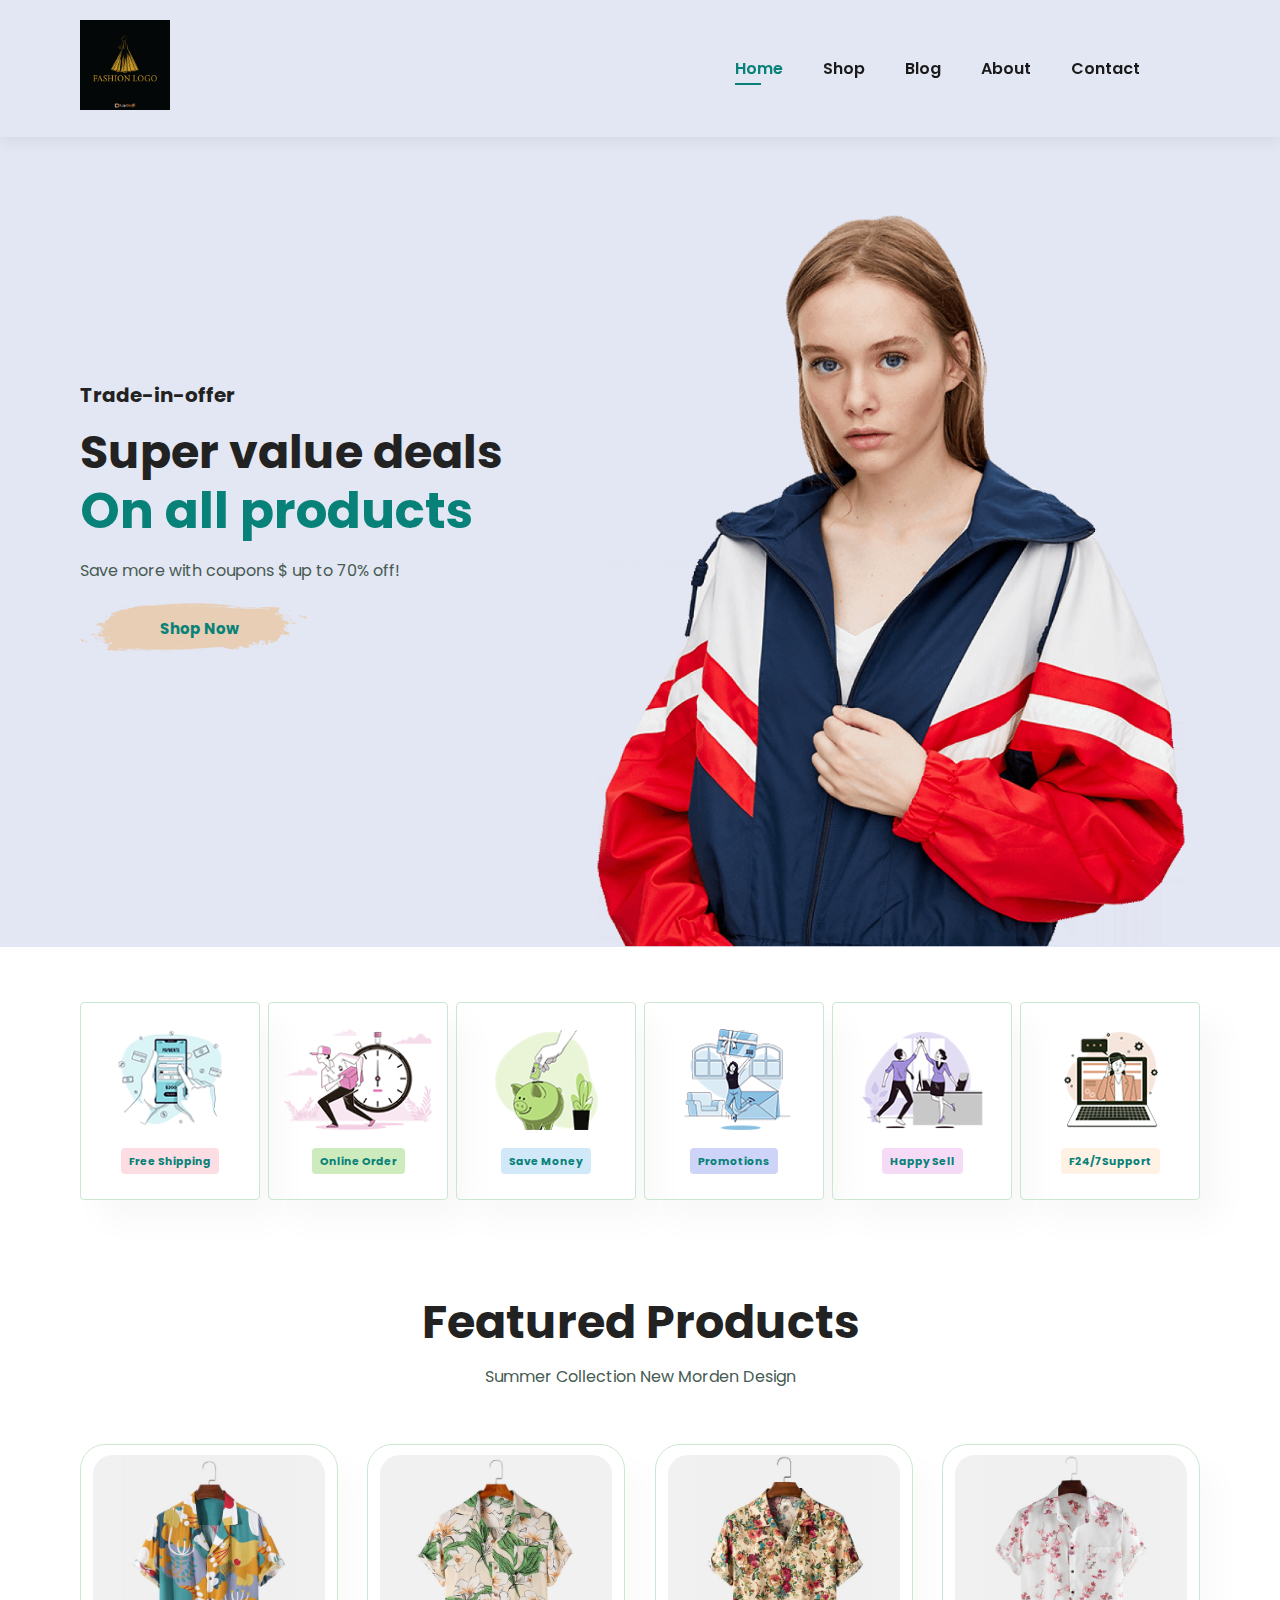
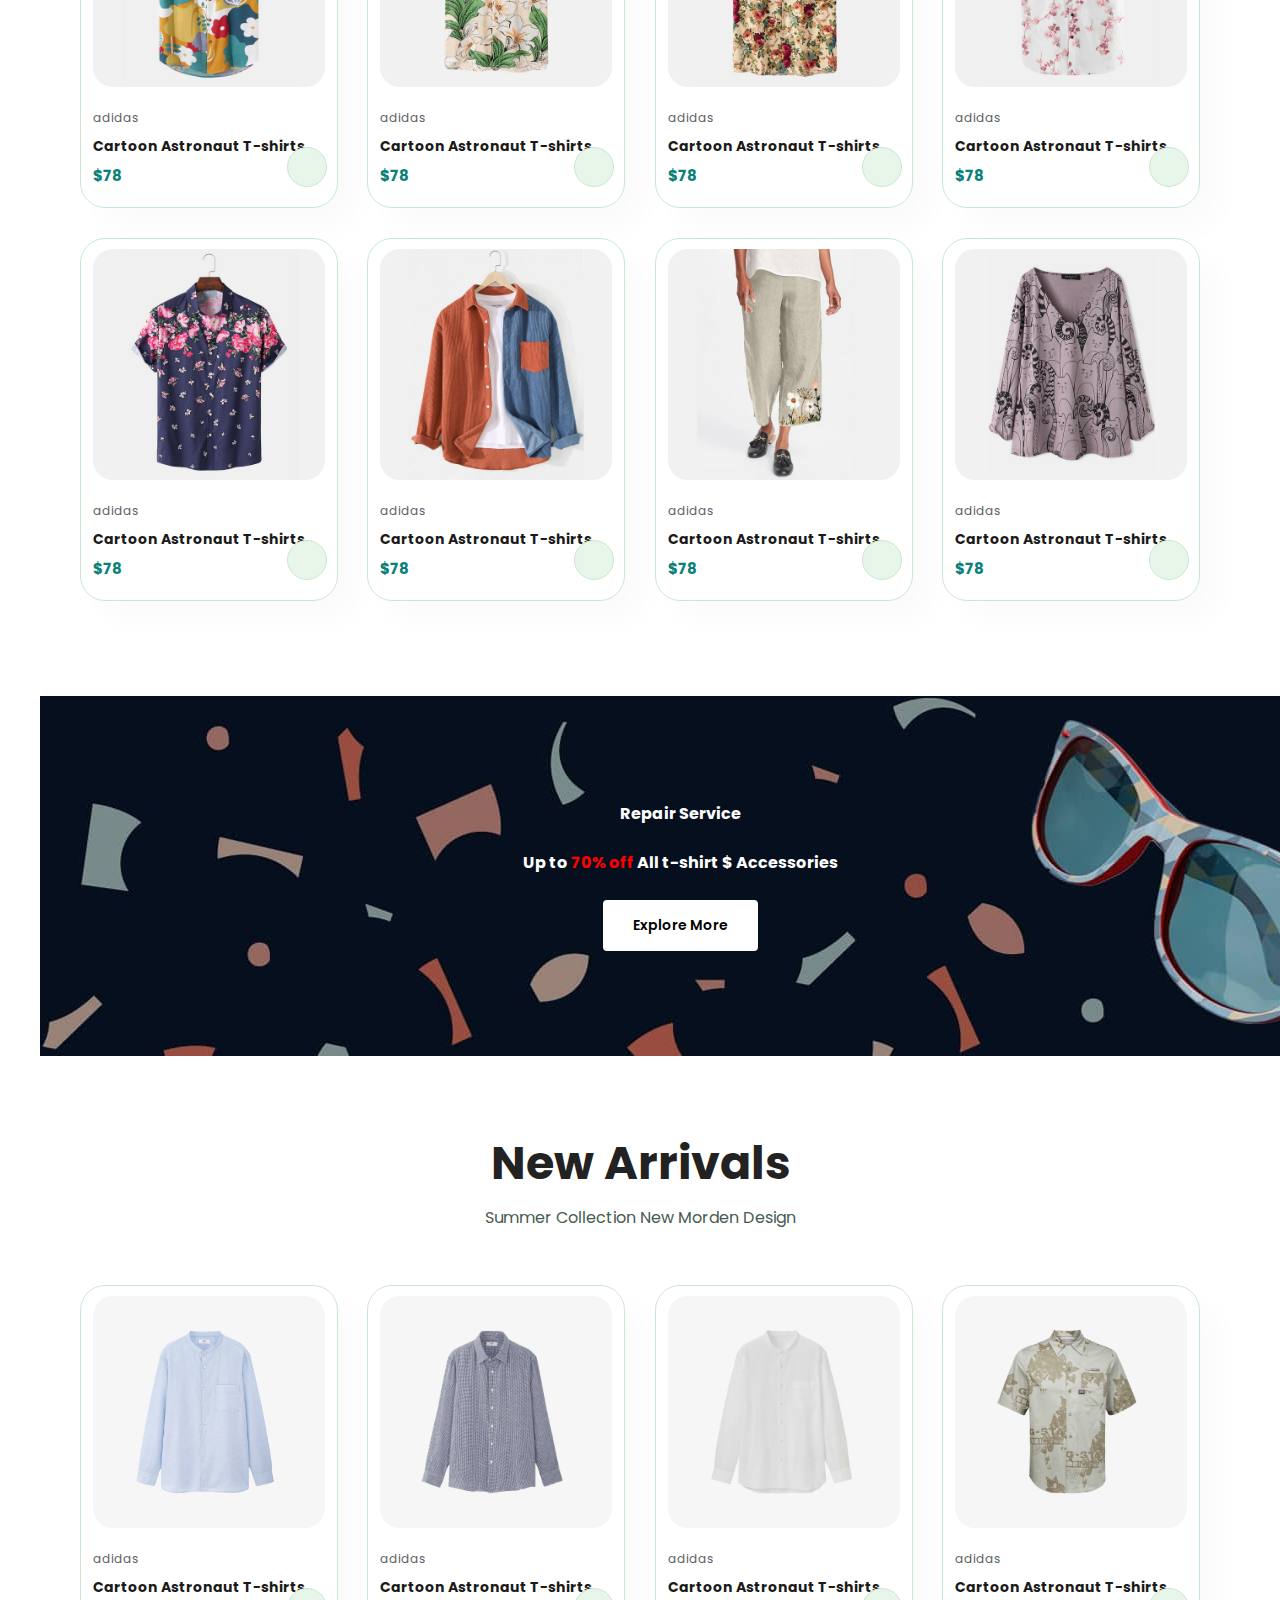
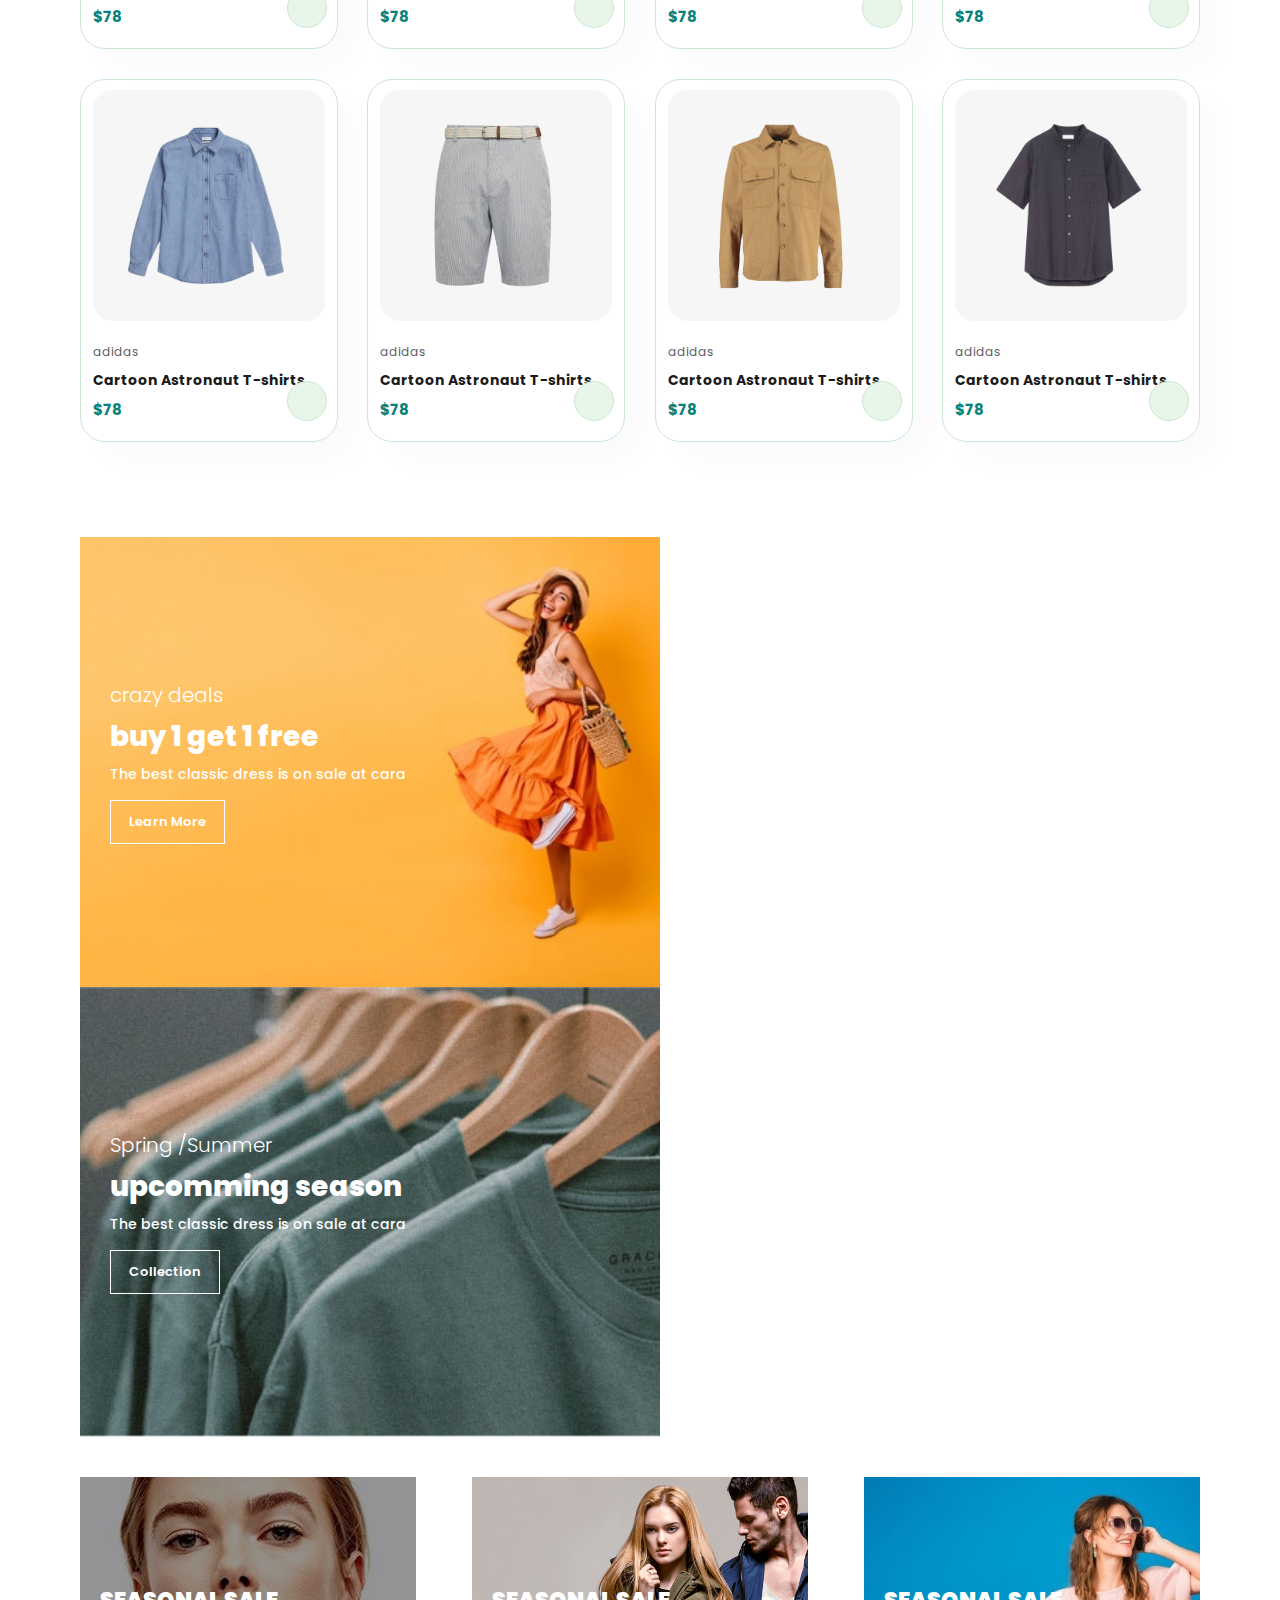
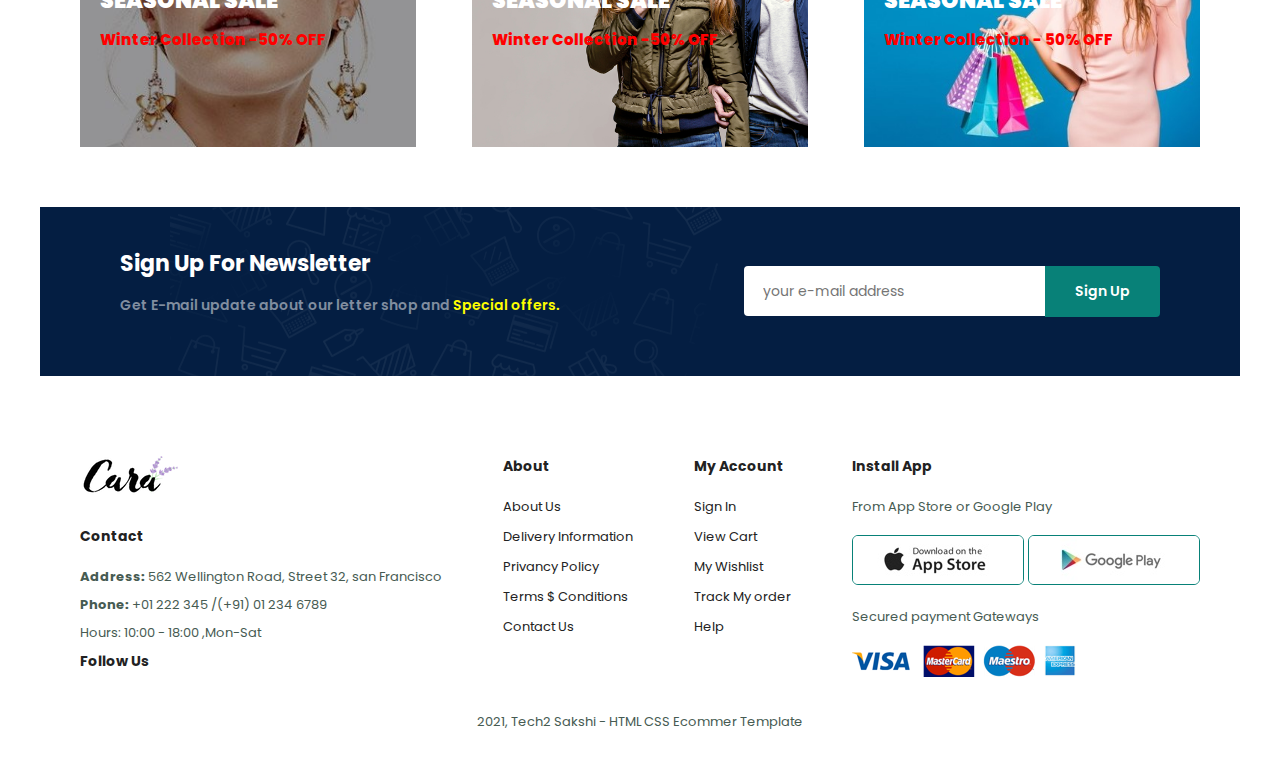
<file: Shopping Webpage/index.html>
<!DOCTYPE html>
<html lang="en">
<head>
    <meta charset="UTF-8">
    <meta http-equiv="UA-Compatible" content="IE=edge">
    <meta name="viewport" content="width=device-width,initial-scale=1.0">
    <title>Tech2etc Ecommerce Tutorial</title>
    <!--Google FontAwsome-->
    <link rel="preconnect" href="https://fonts.googleapis.com">
    <link rel="preconnect" href="https://fonts.gstatic.com" crossorigin>
    <link href="https://fonts.googleapis.com/css2?family=Open+Sans&family=Poppins:ital@1&display=swap" rel="stylesheet">

    <!--My Css-->
<link rel="stylesheet" href="style.css">

    <!---Font Awesome Icon-->
    <link rel="stylesheet" href="https://cdnjs.cloudflare.com/ajax/libs/font-awesome/6.5.1/css/all.min.css"
        integrity="sha512-DTOQO9RWCH3ppGqcWaEA1BIZOC6xxalwEsw9c2QQeAIftl+Vegovlnee1c9QX4TctnWMn13TZye+giMm8e2LwA=="
        crossorigin="anonymous" referrerpolicy="no-referrer" />
   
</head>
<body>

<section id="header">
    <a href="#"><img src="img/logo.png" class="logo" alt="" width="90px"></a>

    <div>
        <ul id="navbar">
            <li><a class="active" href="index.html">Home</a></li>
            <li><a href="shop.html">Shop</a></li>
            <li><a href="blog.html">Blog</a></li>
            <li><a href="about.html">About</a></li>
            <li><a href="contact.html">Contact</a></li>
            <li id="lg-bag"><a href="cart.html" ><i class="fa-solid fa-bag-shopping"></i></a></li>
            <a href="#" id="close"><i class="fa fa-times"></i></a></li>
        </ul>
    </div>
    <div id="mobil">
        <a href="cart.html"><i class="fa-solid fa-bag-shopping"></i></a>
        <i id="bar" class="fas fa-outdent"></i>



    </div>
</section> 

<section id="hero">
    <h4> Trade-in-offer</h4>
    <h2>Super value deals</h2>
    <h1>On all products</h1>
    <p>Save more with coupons $ up to 70% off!</p>
    <button>Shop Now</button>
</section>

<section id="feature" class="section-p1">
    <div class="fe-box">
        <img src="img/f1.png" alt="">
        <h6>Free Shipping</h6>
    </div>

    <div class="fe-box">
        <img src="img/f2.png" alt="">
        <h6>Online Order</h6>
    </div>

    <div class="fe-box">
        <img src="img/f3.png" alt="">
        <h6>Save Money </h6>
    </div>

    <div class="fe-box">
        <img src="img/f4.png" alt="">
        <h6> Promotions</h6>
    </div>
    <div class="fe-box">
        <img src="img/f5.png" alt="">
        <h6>Happy Sell </h6>
    </div>

    <div class="fe-box">
        <img src="img/f6.png" alt="">
        <h6> F24/7Support </h6>
    </div>
</section>

<section id="product1" class="section-p1">
      <h2>Featured Products</h2>
      <p>Summer Collection New Morden Design</p>
      <div class="pro-container">
        <div class="pro">
            <img src="products/f1.jpg" alt="">
            <div class="des">
                <span>adidas</span>
                <h5>Cartoon Astronaut T-shirts</h5>
                <div class="start">
                    <i class="fas fa-star"></i>
                    <i class="fas fa-star"></i>
                    <i class="fas fa-star"></i>
                    <i class="fas fa-star"></i>
                </div>
                <h4>$78</h4>
            </div>
            <a href="#"><i class="fa-solid fa-cart-shopping cart"></i></a>
        </div>

        <div class="pro">
            <img src="products/f2.jpg" alt="">
            <div class="des">
                <span>adidas</span>
                <h5>Cartoon Astronaut T-shirts</h5>
                <div class="start">
                    <i class="fas fa-star"></i>
                    <i class="fas fa-star"></i>
                    <i class="fas fa-star"></i>
                    <i class="fas fa-star"></i>
                </div>
                <h4>$78</h4>
            </div>
            <a href="#"><i class="fa-solid fa-cart-shopping cart"></i></a>
        </div>

        <div class="pro">
            <img src="products/f3.jpg" alt="">
            <div class="des">
                <span>adidas</span>
                <h5>Cartoon Astronaut T-shirts</h5>
                <div class="start">
                    <i class="fas fa-star"></i>
                    <i class="fas fa-star"></i>
                    <i class="fas fa-star"></i>
                    <i class="fas fa-star"></i>
                </div>
                <h4>$78</h4>
            </div>
            <a href="#"><i class="fa-solid fa-cart-shopping cart"></i></a>
        </div>

        <div class="pro">
            <img src="products/f4.jpg" alt="">
            <div class="des">
                <span>adidas</span>
                <h5>Cartoon Astronaut T-shirts</h5>
                <div class="start">
                    <i class="fas fa-star"></i>
                    <i class="fas fa-star"></i>
                    <i class="fas fa-star"></i>
                    <i class="fas fa-star"></i>
                </div>
                <h4>$78</h4>
            </div>
            <a href="#"><i class="fa-solid fa-cart-shopping cart"></i></a>
        </div>

        <div class="pro">
            <img src="products/f5.jpg" alt="">
            <div class="des">
                <span>adidas</span>
                <h5>Cartoon Astronaut T-shirts</h5>
                <div class="start">
                    <i class="fas fa-star"></i>
                    <i class="fas fa-star"></i>
                    <i class="fas fa-star"></i>
                    <i class="fas fa-star"></i>
                </div>
                <h4>$78</h4>
            </div>
            <a href="#"><i class="fa-solid fa-cart-shopping cart"></i></a>
        </div>

        <div class="pro">
            <img src="products/f6.jpg" alt="">
            <div class="des">
                <span>adidas</span>
                <h5>Cartoon Astronaut T-shirts</h5>
                <div class="start">
                    <i class="fas fa-star"></i>
                    <i class="fas fa-star"></i>
                    <i class="fas fa-star"></i>
                    <i class="fas fa-star"></i>
                </div>
                <h4>$78</h4>
            </div>
            <a href="#"><i class="fa-solid fa-cart-shopping cart"></i></a>
        </div>
        <div class="pro">
            <img src="products/f7.jpg" alt="">
            <div class="des">
                <span>adidas</span>
                <h5>Cartoon Astronaut T-shirts</h5>
                <div class="start">
                    <i class="fas fa-star"></i>
                    <i class="fas fa-star"></i>
                    <i class="fas fa-star"></i>
                    <i class="fas fa-star"></i>
                </div>
                <h4>$78</h4>
            </div>
            <a href="#"><i class="fa-solid fa-cart-shopping cart"></i></a>
        </div>

        <div class="pro">
            <img src="products/f8.jpg" alt="">
            <div class="des">
                <span>adidas</span>
                <h5>Cartoon Astronaut T-shirts</h5>
                <div class="start">
                    <i class="fas fa-star"></i>
                    <i class="fas fa-star"></i>
                    <i class="fas fa-star"></i>
                    <i class="fas fa-star"></i>
                </div>
                <h4>$78</h4>
            </div>
            <a href="#"><i class="fa-solid fa-cart-shopping cart"></i></a>
        </div>

      </div>
</section>

<section id="banner" class="section-m1">
    <h4>Repair Service</h4>
    <h2>Up to <span>70% off</span>  All t-shirt $ Accessories</h2>
    <button class="normal">Explore More</button>
</section>

<section id="product1" class="section-p1">
    <h2>New Arrivals</h2>
    <p>Summer Collection New Morden Design</p>
    <div class="pro-container">
      <div class="pro">
          <img src="products/n1.jpg" alt="">
          <div class="des">
              <span>adidas</span>
              <h5>Cartoon Astronaut T-shirts</h5>
              <div class="start">
                  <i class="fas fa-star"></i>
                  <i class="fas fa-star"></i>
                  <i class="fas fa-star"></i>
                  <i class="fas fa-star"></i>
              </div>
              <h4>$78</h4>
          </div>
          <a href="#"><i class="fa-solid fa-cart-shopping cart"></i></a>
      </div>

      <div class="pro">
          <img src="products/n2.jpg" alt="">
          <div class="des">
              <span>adidas</span>
              <h5>Cartoon Astronaut T-shirts</h5>
              <div class="start">
                  <i class="fas fa-star"></i>
                  <i class="fas fa-star"></i>
                  <i class="fas fa-star"></i>
                  <i class="fas fa-star"></i>
              </div>
              <h4>$78</h4>
          </div>
          <a href="#"><i class="fa-solid fa-cart-shopping cart"></i></a>
      </div>

      <div class="pro">
          <img src="products/n3.jpg" alt="">
          <div class="des">
              <span>adidas</span>
              <h5>Cartoon Astronaut T-shirts</h5>
              <div class="start">
                  <i class="fas fa-star"></i>
                  <i class="fas fa-star"></i>
                  <i class="fas fa-star"></i>
                  <i class="fas fa-star"></i>
              </div>
              <h4>$78</h4>
          </div>
          <a href="#"><i class="fa-solid fa-cart-shopping cart"></i></a>
      </div>

      <div class="pro">
          <img src="products/n4.jpg" alt="">
          <div class="des">
              <span>adidas</span>
              <h5>Cartoon Astronaut T-shirts</h5>
              <div class="start">
                  <i class="fas fa-star"></i>
                  <i class="fas fa-star"></i>
                  <i class="fas fa-star"></i>
                  <i class="fas fa-star"></i>
              </div>
              <h4>$78</h4>
          </div>
          <a href="#"><i class="fa-solid fa-cart-shopping cart"></i></a>
      </div>

      <div class="pro">
          <img src="products/n5.jpg" alt="">
          <div class="des">
              <span>adidas</span>
              <h5>Cartoon Astronaut T-shirts</h5>
              <div class="start">
                  <i class="fas fa-star"></i>
                  <i class="fas fa-star"></i>
                  <i class="fas fa-star"></i>
                  <i class="fas fa-star"></i>
              </div>
              <h4>$78</h4>
          </div>
          <a href="#"><i class="fa-solid fa-cart-shopping cart"></i></a>
      </div>

      <div class="pro">
          <img src="products/n6.jpg" alt="">
          <div class="des">
              <span>adidas</span>
              <h5>Cartoon Astronaut T-shirts</h5>
              <div class="start">
                  <i class="fas fa-star"></i>
                  <i class="fas fa-star"></i>
                  <i class="fas fa-star"></i>
                  <i class="fas fa-star"></i>
              </div>
              <h4>$78</h4>
          </div>
          <a href="#"><i class="fa-solid fa-cart-shopping cart"></i></a>
      </div>
      <div class="pro">
          <img src="products/n7.jpg" alt="">
          <div class="des">
              <span>adidas</span>
              <h5>Cartoon Astronaut T-shirts</h5>
              <div class="start">
                  <i class="fas fa-star"></i>
                  <i class="fas fa-star"></i>
                  <i class="fas fa-star"></i>
                  <i class="fas fa-star"></i>
              </div>
              <h4>$78</h4>
          </div>
          <a href="#"><i class="fa-solid fa-cart-shopping cart"></i></a>
      </div>

      <div class="pro">
          <img src="products/n8.jpg" alt="">
          <div class="des">
              <span>adidas</span>
              <h5>Cartoon Astronaut T-shirts</h5>
              <div class="start">
                  <i class="fas fa-star"></i>
                  <i class="fas fa-star"></i>
                  <i class="fas fa-star"></i>
                  <i class="fas fa-star"></i>
              </div>
              <h4>$78</h4>
          </div>
          <a href="#"><i class="fa-solid fa-cart-shopping cart"></i></a>
      </div>

    </div>
</section>

<section id="sm-banner" class="section-p1">
    <div class="banner-box">
        <h4>crazy deals</h4>
        <h2>buy 1 get 1 free</h2>
        <span>The best classic dress is on sale at cara</span>
        <button class="white">Learn More</button>
    </div>

    <div class="banner-box banner-box2">
        <h4>Spring /Summer</h4>
        <h2>upcomming season</h2>
        <span>The best classic dress is on sale at cara</span>
        <button class="white">Collection</button>
    </div>
</section>

<section id="banner3">
    <div class="banner-box">
        <h2>SEASONAL SALE</h2>
        <h3>Winter Collection -50% OFF</h3>
    </div>

    <div class="banner-box banner-box2">
        <h2>SEASONAL SALE</h2>
        <h3>Winter Collection -50% OFF</h3>
    </div>

    <div class="banner-box banner-box3">
        <h2>SEASONAL SALE</h2>
        <h3>Winter Collection - 50% OFF</h3>
    </div>
</section>

<section id="newsletter" class="section-p1 section-m1">
    <div class="newstext">
        <h4>Sign Up For Newsletter</h4>
        <p>Get E-mail update about our letter shop and <span>Special offers.</span>
        </p>
    </div>
    <div class="form">
        <input type="text" placeholder="your e-mail address">
        <button class="normal">Sign Up</button>
    </div>
</section>

<footer class="section-p1">
    <div class="col">
        <img class="logo" src="products/logo.png" alt="">
        <h4>Contact</h4>
        <p><strong>Address: </strong> 562 Wellington Road, Street 32, san Francisco</p>
        <p><strong>Phone:</strong> +01 222 345 /(+91) 01 234 6789</p>
        <p><stong>Hours:</stong> 10:00 - 18:00 ,Mon-Sat</p>
        <div class="follow">
            <h4>Follow Us</h4>
            <div class="icon">
                <i class="fab fa-facebook-f"></i>
                <i class="fab fa-twitter"></i>
                <i class="fab fa-instagram"></i>
                <i class="fab fa-pinterest-p"></i>
                <i class="fab fa-youtube"></i>
            </div>
        </div>
    </div>
    <div class="col">
        <h4>About</h4>
        <a href="#">About Us</a>
        <a href="#">Delivery Information</a>
        <a href="#">Privancy Policy</a>
        <a href="#">Terms $ Conditions</a>
        <a href="#">Contact Us</a>
    </div>

    <div class="col">
        <h4>My Account</h4>
        <a href="#">Sign In</a>
        <a href="#">View Cart</a>
        <a href="#"> My Wishlist</a>
        <a href="#">Track My order</a>
        <a href="#">Help</a>
    </div>

    <div class="col install">
        <h4>Install App</h4>
        <p>From App Store or Google Play</p>
        <div class="row">
            <img src="products/app.jpg" alt="">
            <img src="products/play.jpg" alt="">
        </div>
        <p>Secured payment Gateways</p>
        <img src="products/pay.png" alt="">
    </div>
    
    <div class="copyright">
        <p> 2021, Tech2 Sakshi - HTML CSS Ecommer Template</p>
    </div>
</footer>

 

    <script src="script.js"></script>
    
</body>
</html>
</file>
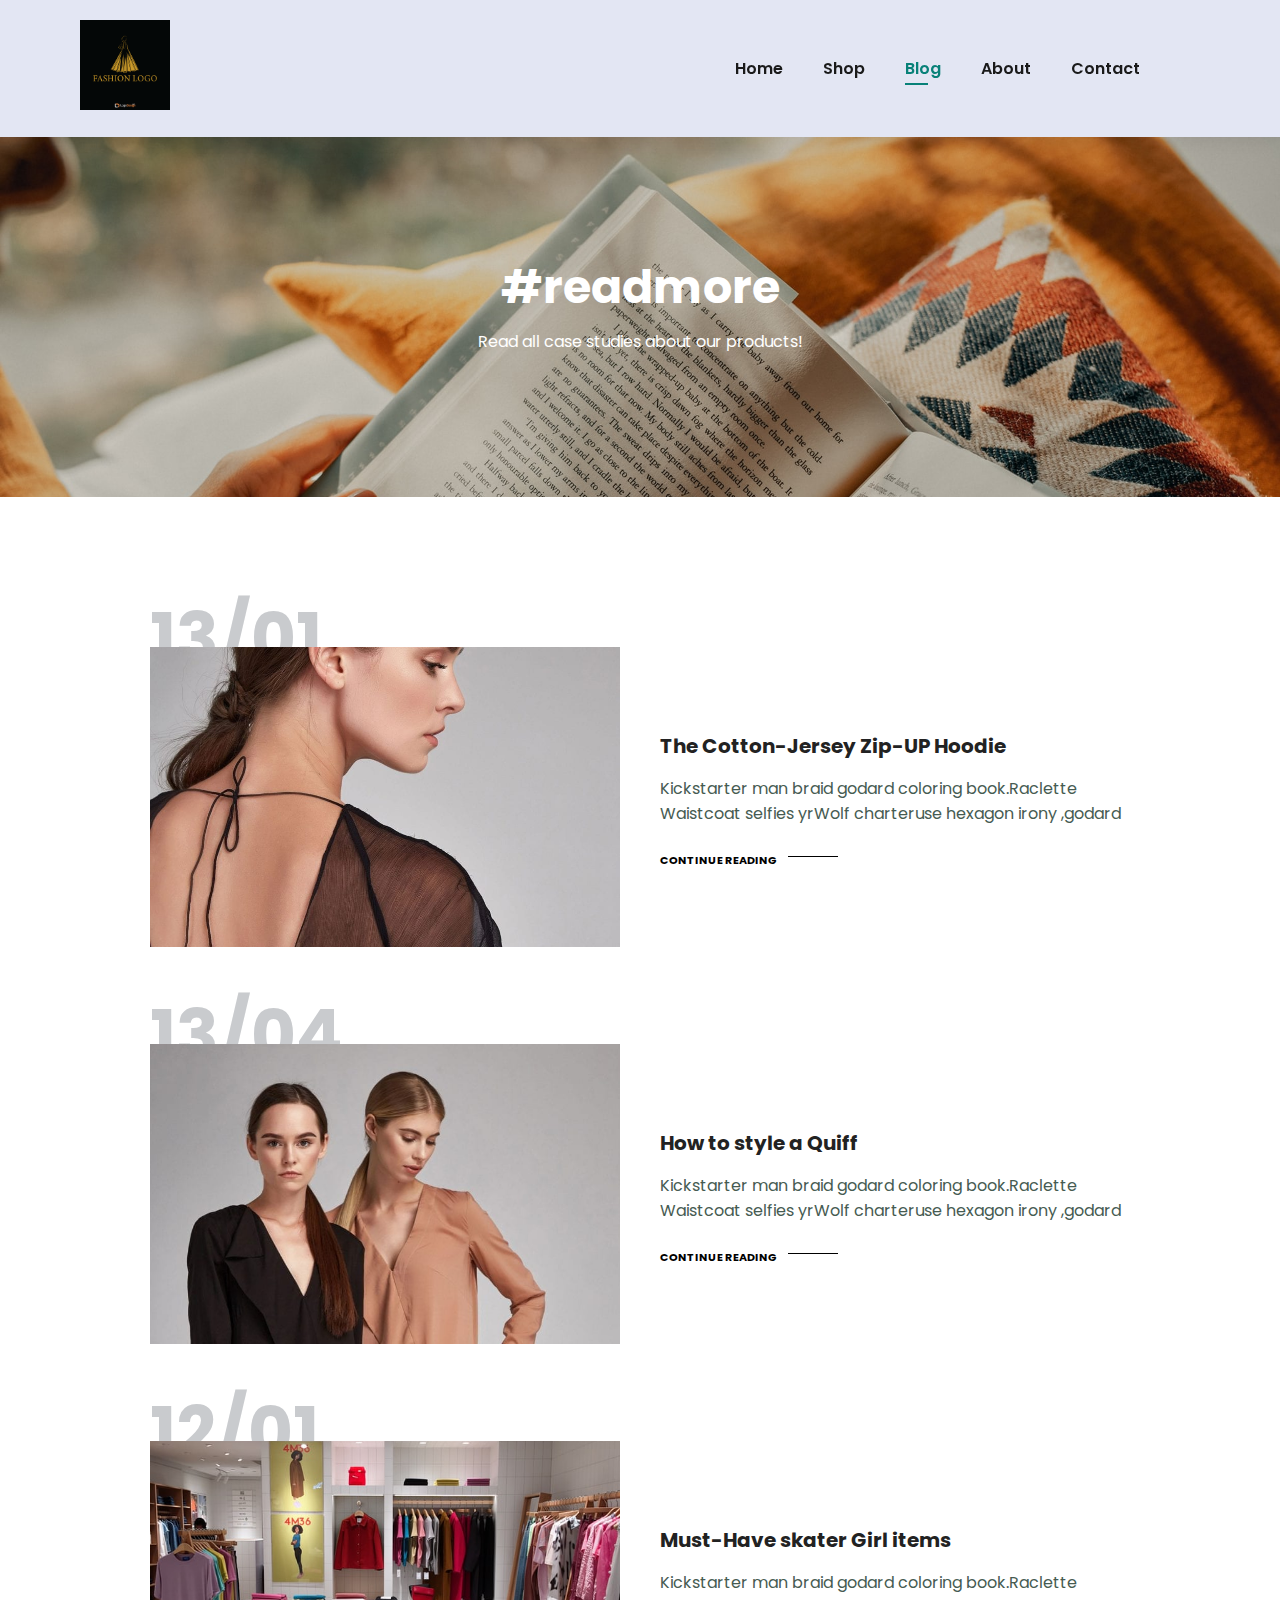
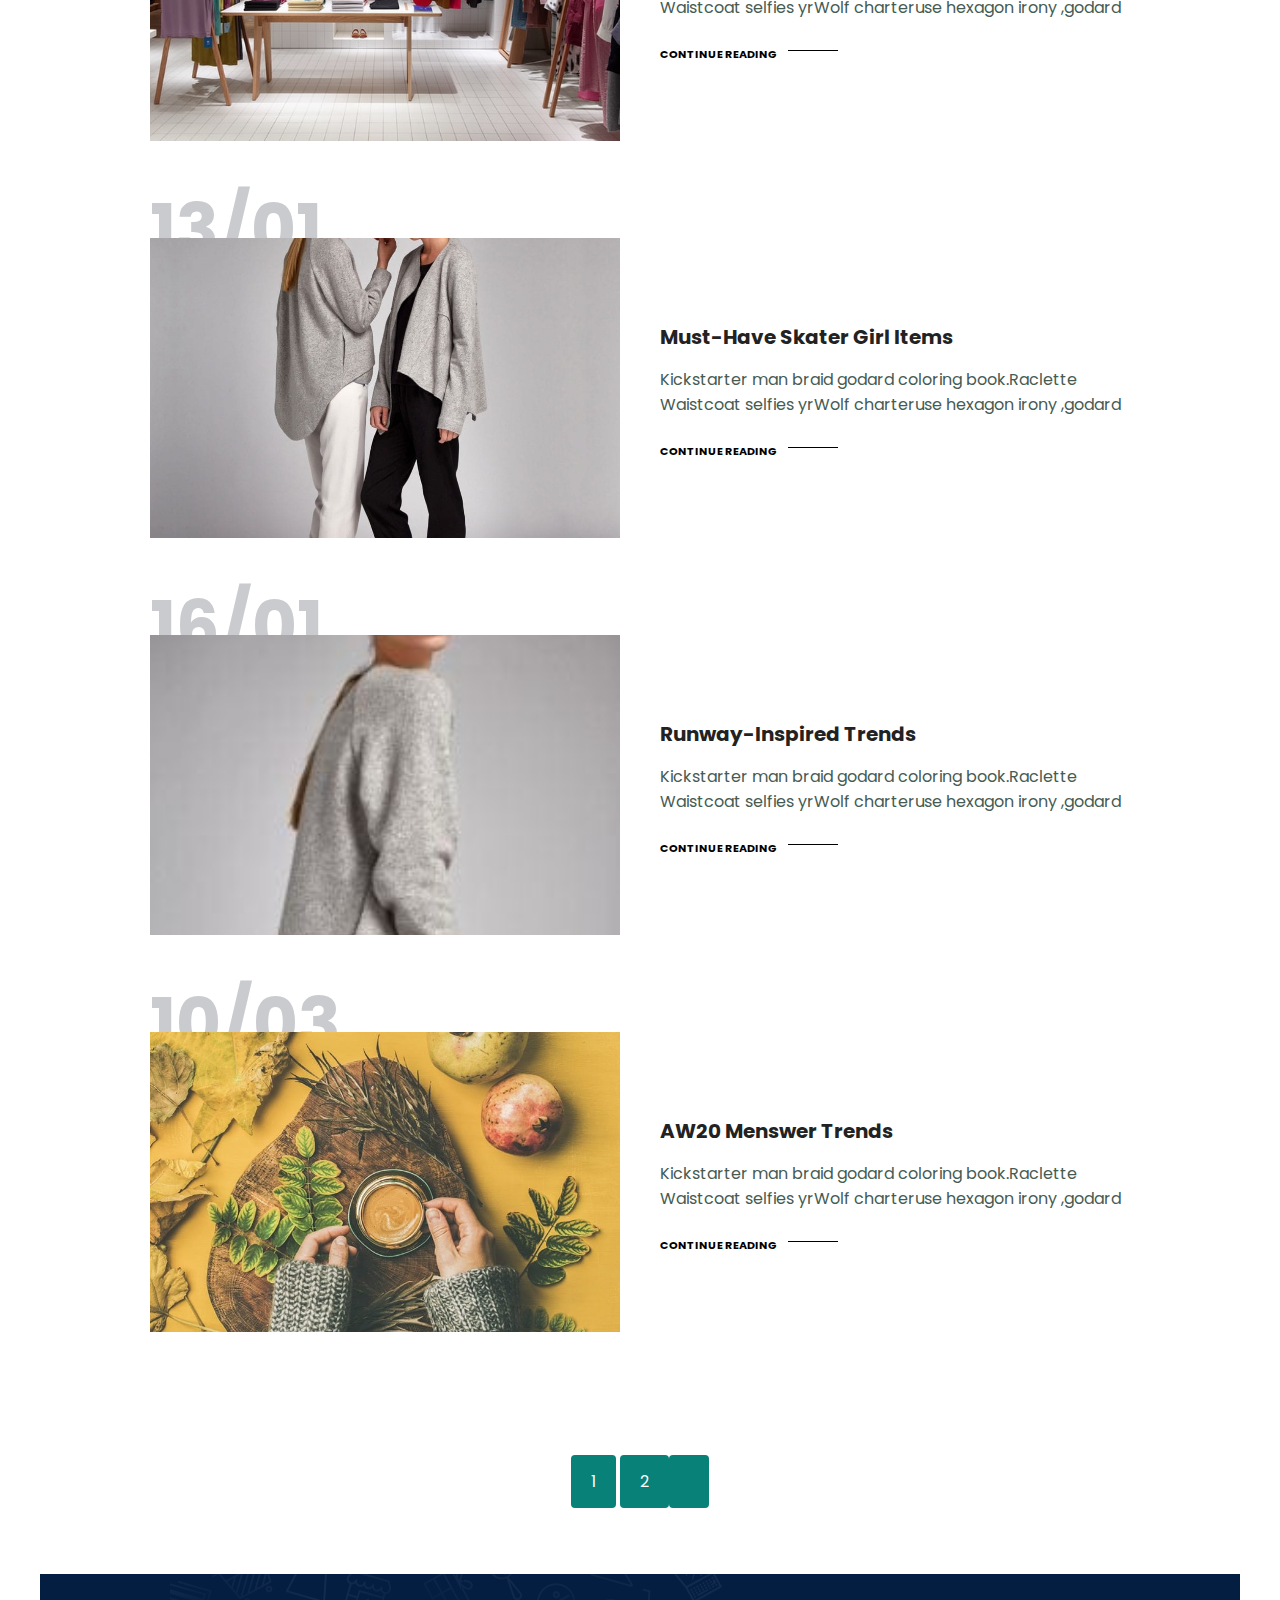
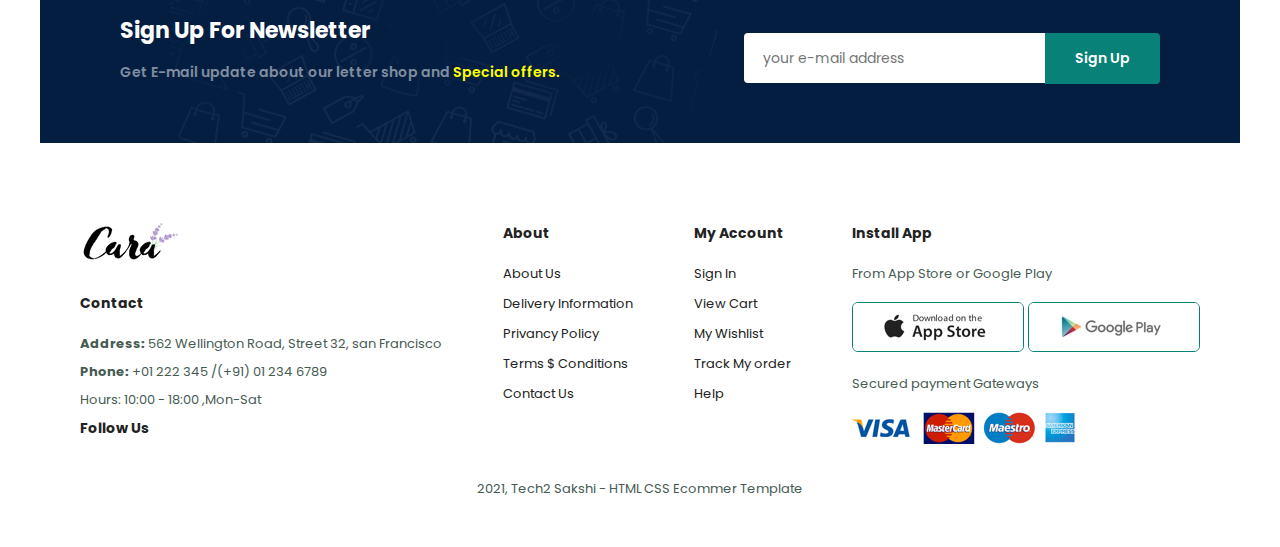
<file: Shopping Webpage/blog.html>
<!DOCTYPE html>
<html lang="en">
<head>
    <meta charset="UTF-8">
    <meta http-equiv="UA-Compatible" content="IE=edge">
    <meta name="viewport" content="width=device-width,initial-scale=1.0">
    <title>Tech2etc Ecommerce Tutorial</title>
    <!--Google FontAwsome-->
    <link rel="preconnect" href="https://fonts.googleapis.com">
    <link rel="preconnect" href="https://fonts.gstatic.com" crossorigin>
    <link href="https://fonts.googleapis.com/css2?family=Open+Sans&family=Poppins:ital@1&display=swap" rel="stylesheet">

    <!--My Css-->
<link rel="stylesheet" href="style.css">

    <!---Font Awesome Icon-->
    <link rel="stylesheet" href="https://cdnjs.cloudflare.com/ajax/libs/font-awesome/6.5.1/css/all.min.css"
        integrity="sha512-DTOQO9RWCH3ppGqcWaEA1BIZOC6xxalwEsw9c2QQeAIftl+Vegovlnee1c9QX4TctnWMn13TZye+giMm8e2LwA=="
        crossorigin="anonymous" referrerpolicy="no-referrer" />
   
</head>
<body>

<section id="header">
    <a href="#"><img src="img/logo.png" class="logo" alt="" width="90px"></a>

    <div>
        <ul id="navbar">
            <li><a href="index.html">Home</a></li>
            <li><a  href="shop.html">Shop</a></li>
            <li><a class="active" href="blog.html">Blog</a></li>
            <li><a href="about.html">About</a></li>
            <li><a href="contact.html">Contact</a></li>
            <li id="lg-bag"><a href="cart.html" ><i class="fa-solid fa-bag-shopping"></i></a></li>
            <a href="#" id="close"><i class="fa fa-times"></i></a></li>
        </ul>
    </div>
    <div id="mobil">
        <a href="cart.html"><i class="fa-solid fa-bag-shopping"></i></a>
        <i id="bar" class="fas fa-outdent"></i>



    </div>
</section> 

<section id="page-header" class="blog-header">
    <h2>#readmore</h2>
    <p>Read all case studies about our products!</p>
</section>
<section id="blog">
    <div class="blog-box">
        <div class="blog-img">
            <img src="img/blog/b1.jpg" alt="">
        </div>
        <div class="blog-details">
            <h4>The Cotton-Jersey Zip-UP Hoodie</h4>
            <p>Kickstarter man braid godard coloring book.Raclette Waistcoat selfies yrWolf
                charteruse hexagon irony ,godard</p>
                <a href="#">CONTINUE READING</a>
        </div>
        <h1>13/01</h1>
    </div>
    
    <div class="blog-box">
    <div class="blog-img">
            <img src="img/blog/b2.jpg" alt="">
        </div>
        <div class="blog-details">
            <h4>How to style a Quiff</h4>
            <p>Kickstarter man braid godard coloring book.Raclette Waistcoat selfies yrWolf
                charteruse hexagon irony ,godard</p>
                <a href="#">CONTINUE READING</a>
        </div>
        <h1>13/04</h1>
    </div>
    
    <div class="blog-box">
        <div class="blog-img">
            <img src="img/blog/b3.jpg" alt="">
        </div>
        <div class="blog-details">
            <h4>Must-Have skater Girl items</h4>
            <p>Kickstarter man braid godard coloring book.Raclette Waistcoat selfies yrWolf
                charteruse hexagon irony ,godard</p>
                <a href="#">CONTINUE READING</a>
        </div>
        <h1>12/01</h1>
    </div>
    
    <div class="blog-box">
        <div class="blog-img">
            <img src="img/blog/b4.jpg" alt="">
        </div>
        <div class="blog-details">
            <h4>Must-Have Skater Girl Items</h4>
            <p>Kickstarter man braid godard coloring book.Raclette Waistcoat selfies yrWolf
                charteruse hexagon irony ,godard</p>
                <a href="#">CONTINUE READING</a>
        </div>
        <h1>13/01</h1>
    </div>
    
    <div class="blog-box">
        <div class="blog-img">
            <img src="img/blog/b5.jpg" alt="">
        </div>
        <div class="blog-details">
            <h4>Runway-Inspired Trends</h4>
            <p>Kickstarter man braid godard coloring book.Raclette Waistcoat selfies yrWolf
                charteruse hexagon irony ,godard</p>
                <a href="#">CONTINUE READING</a>
        </div>
        <h1>16/01</h1>
    </div>
    
    <div class="blog-box">
        <div class="blog-img">
            <img src="img/blog/b6.jpg" alt="">
        </div>
        <div class="blog-details">
            <h4>AW20 Menswer Trends</h4>
            <p>Kickstarter man braid godard coloring book.Raclette Waistcoat selfies yrWolf
                charteruse hexagon irony ,godard</p>
                <a href="#">CONTINUE READING</a>
        </div>
        <h1>10/03</h1>
    </div>
</section>

<section id="pagination" class="section-p1">
    <a href="#">1</a>
    <a href="#">2</a>
    <a href="#"><i class="fa fa-long-arrow-alt-right"></i></a>
</section>

</section><section id="newsletter" class="section-p1 section-m1">
    <div class="newstext">
        <h4>Sign Up For Newsletter</h4>
        <p>Get E-mail update about our letter shop and <span>Special offers.</span>
        </p>
    </div>
    <div class="form">
        <input type="text" placeholder="your e-mail address">
        <button class="normal">Sign Up</button>
    </div>
</section>

<footer class="section-p1">
    <div class="col">
        <img class="logo" src="products/logo.png" alt="">
        <h4>Contact</h4>
        <p><strong>Address: </strong> 562 Wellington Road, Street 32, san Francisco</p>
        <p><strong>Phone:</strong> +01 222 345 /(+91) 01 234 6789</p>
        <p><stong>Hours:</stong> 10:00 - 18:00 ,Mon-Sat</p>
        <div class="follow">
            <h4>Follow Us</h4>
            <div class="icon">
                <i class="fab fa-facebook-f"></i>
                <i class="fab fa-twitter"></i>
                <i class="fab fa-instagram"></i>
                <i class="fab fa-pinterest-p"></i>
                <i class="fab fa-youtube"></i>
            </div>
        </div>
    </div>
    <div class="col">
        <h4>About</h4>
        <a href="#">About Us</a>
        <a href="#">Delivery Information</a>
        <a href="#">Privancy Policy</a>
        <a href="#">Terms $ Conditions</a>
        <a href="#">Contact Us</a>
    </div>

    <div class="col">
        <h4>My Account</h4>
        <a href="#">Sign In</a>
        <a href="#">View Cart</a>
        <a href="#"> My Wishlist</a>
        <a href="#">Track My order</a>
        <a href="#">Help</a>
    </div>

    <div class="col install">
        <h4>Install App</h4>
        <p>From App Store or Google Play</p>
        <div class="row">
            <img src="products/app.jpg" alt="">
            <img src="products/play.jpg" alt="">
        </div>
        <p>Secured payment Gateways</p>
        <img src="products/pay.png" alt="">
    </div>
    
    <div class="copyright">
        <p> 2021, Tech2 Sakshi - HTML CSS Ecommer Template</p>
    </div>
</footer>

    <script src="script.js"></script>
    
</body>
</html>
</file>
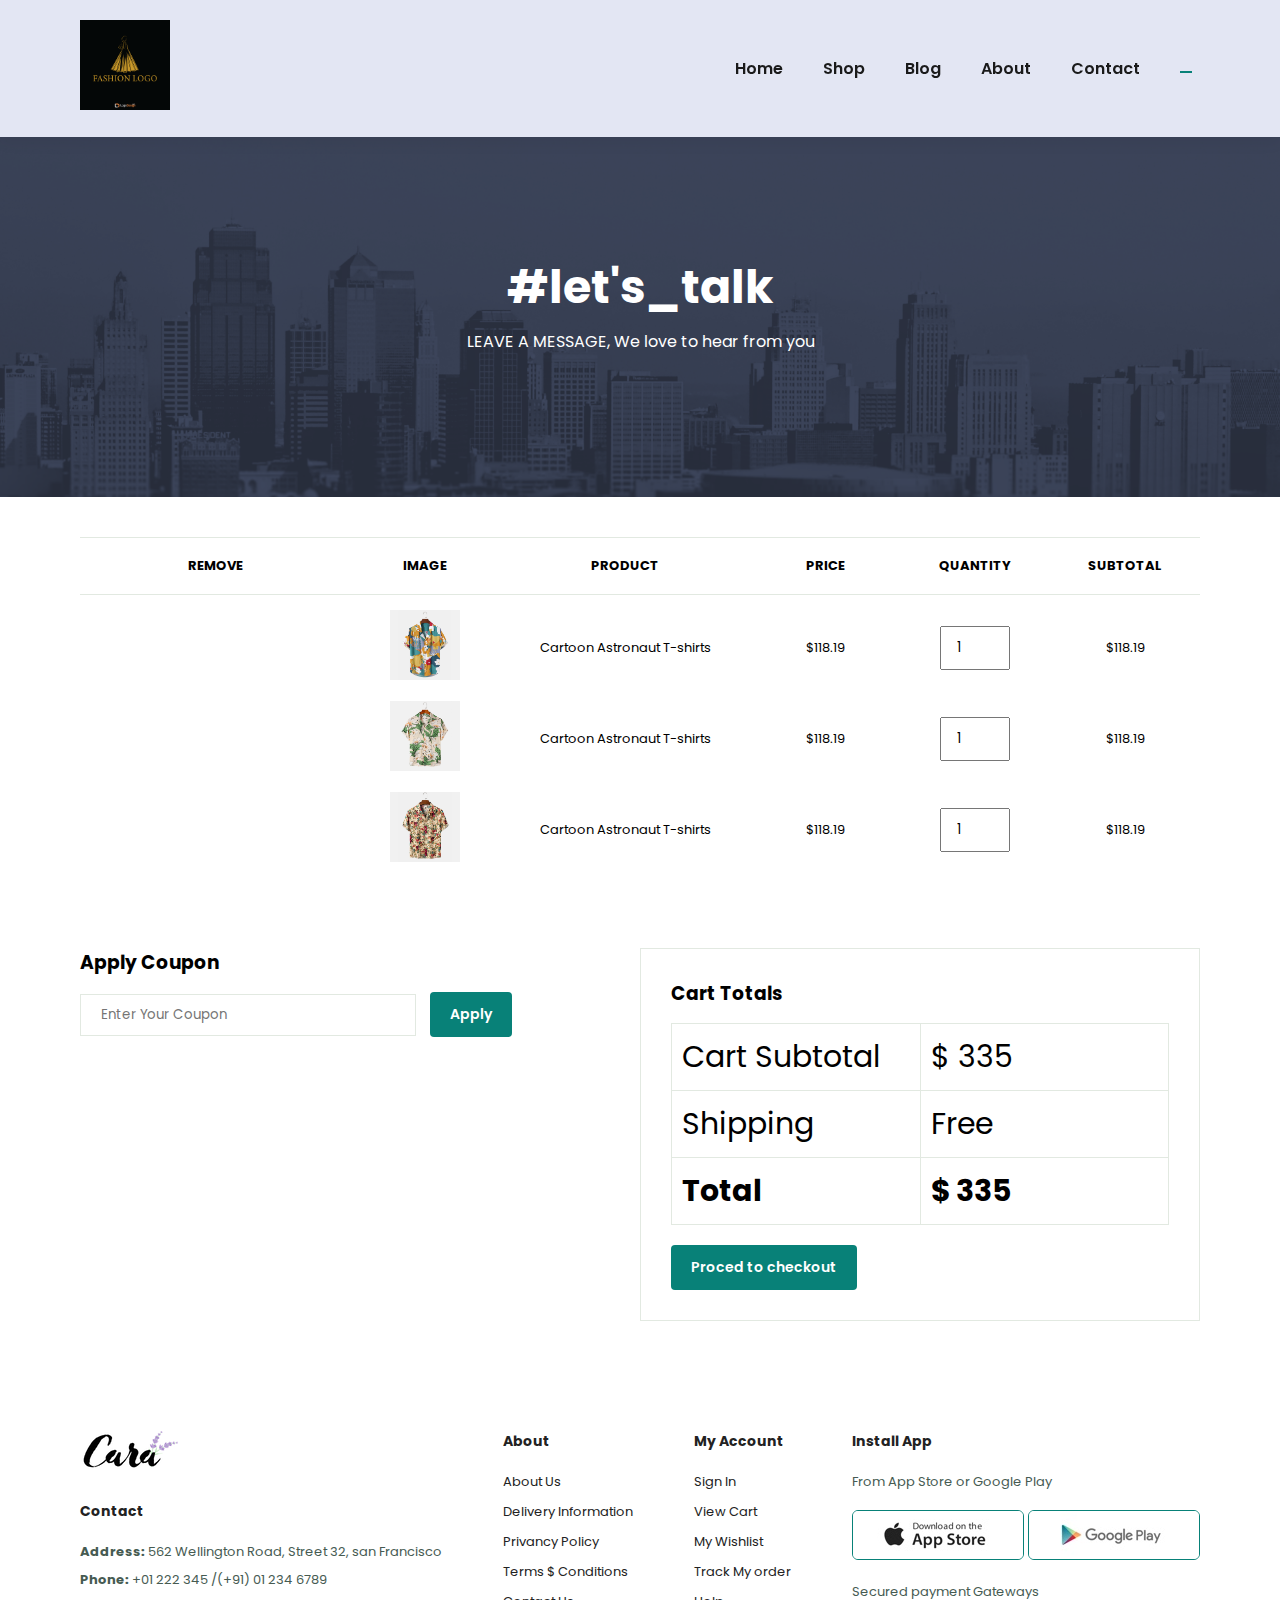
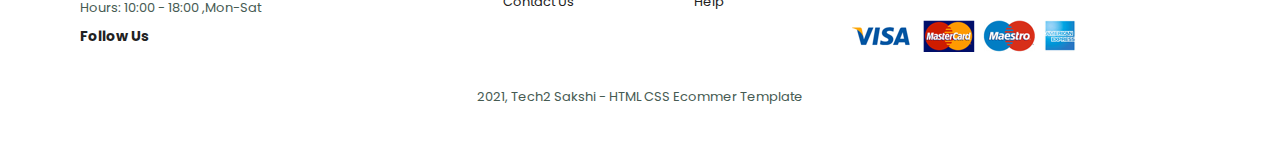
<file: Shopping Webpage/cart.html>
<!DOCTYPE html>
<html lang="en">
<head>
    <meta charset="UTF-8">
    <meta http-equiv="UA-Compatible" content="IE=edge">
    <meta name="viewport" content="width=device-width,initial-scale=1.0">
    <title>Tech2etc Ecommerce Tutorial</title>
    <!--Google FontAwsome-->
    <link rel="preconnect" href="https://fonts.googleapis.com">
    <link rel="preconnect" href="https://fonts.gstatic.com" crossorigin>
    <link href="https://fonts.googleapis.com/css2?family=Open+Sans&family=Poppins:ital@1&display=swap" rel="stylesheet">

    <!--My Css-->
<link rel="stylesheet" href="style.css">

    <!---Font Awesome Icon-->
    <link rel="stylesheet" href="https://cdnjs.cloudflare.com/ajax/libs/font-awesome/6.5.1/css/all.min.css"
        integrity="sha512-DTOQO9RWCH3ppGqcWaEA1BIZOC6xxalwEsw9c2QQeAIftl+Vegovlnee1c9QX4TctnWMn13TZye+giMm8e2LwA=="
        crossorigin="anonymous" referrerpolicy="no-referrer" />
   
</head>
<body>

<section id="header">
    <a href="#"><img src="img/logo.png" class="logo" alt="" width="90px"></a>

    <div>
        <ul id="navbar">
            <li><a href="index.html">Home</a></li>
            <li><a  href="shop.html">Shop</a></li>
            <li><a href="blog.html">Blog</a></li>
            <li><a href="about.html">About</a></li>
            <li><a href="contact.html">Contact</a></li>
            <li id="lg-bag"><a class="active" href="cart.html" ><i class="fa-solid fa-bag-shopping"></i></a></li>
            <a href="#" id="close"><i class="fa fa-times"></i></a></li>
        </ul>
    </div>
    <div id="mobil">
        <a href="cart.html"><i class="fa-solid fa-bag-shopping"></i></a>
        <i id="bar" class="fas fa-outdent"></i>



    </div>
</section> 

<section id="page-header" class="about-header">
    <h2>#let's_talk</h2>
    <p>LEAVE A MESSAGE, We love to hear from you</p>
</section>

<section id="cart" class="section-p1">
    <table width="100%">
        <thead>
            <tr>
                <td>Remove</td>
                <td>Image</td>
                <td>Product</td>
                <td>Price</td>
                <td>Quantity</td>
                <td>Subtotal</td>
            </tr>
        </thead>
        <tr>
            <td><a href="#"></a><i class="far fa-times-circle"></i></td>
            <td><img src="products/f1.jpg" alt=""></td>
            <td>Cartoon Astronaut T-shirts</td>
            <td>$118.19</td>
            <td><input type="number" value="1"></td>
            <td>$118.19</td>
        </tr>
        <tr>
            <td><a href="#"></a><i class="far fa-times-circle"></i></td>
            <td><img src="products/f2.jpg" alt=""></td>
            <td>Cartoon Astronaut T-shirts</td>
            <td>$118.19</td>
            <td><input type="number" value="1"></td>
            <td>$118.19</td>
        </tr>
        <tr>
            <td><a href="#"></a><i class="far fa-times-circle"></i></td>
            <td><img src="products/f3.jpg" alt=""></td>
            <td>Cartoon Astronaut T-shirts</td>
            <td>$118.19</td>
            <td><input type="number" value="1"></td>
            <td>$118.19</td>
        </tr>
       
    </table>
</section>
<section id="cart-add" class="section-p1">
    <div id="coupon">
        <h3>Apply Coupon</h3>
        <div>
            <input type="text" placeholder="Enter Your Coupon">
            <button class="normal">Apply</button>
        </div>
    </div>

    <div id="Subtotal">
        <h3>Cart Totals</h3>
        <table>
            <tr>
                <td>Cart Subtotal</td>
                <td>$ 335</td>
            </tr>
            <tr>
                <td>Shipping</td>
                <td>Free</td>
            </tr>
            <tr>
                <td><strong>Total</strong></td>
                <td><strong>$ 335</strong></td>
            </tr>
        </table>
        <button class="normal">Proced to checkout</button>
        
    </div>
</section>

<footer class="section-p1">
    <div class="col">
        <img class="logo" src="products/logo.png" alt="">
        <h4>Contact</h4>
        <p><strong>Address: </strong> 562 Wellington Road, Street 32, san Francisco</p>
        <p><strong>Phone:</strong> +01 222 345 /(+91) 01 234 6789</p>
        <p><stong>Hours:</stong> 10:00 - 18:00 ,Mon-Sat</p>
        <div class="follow">
            <h4>Follow Us</h4>
            <div class="icon">
                <i class="fab fa-facebook-f"></i>
                <i class="fab fa-twitter"></i>
                <i class="fab fa-instagram"></i>
                <i class="fab fa-pinterest-p"></i>
                <i class="fab fa-youtube"></i>
            </div>
        </div>
    </div>
    <div class="col">
        <h4>About</h4>
        <a href="#">About Us</a>
        <a href="#">Delivery Information</a>
        <a href="#">Privancy Policy</a>
        <a href="#">Terms $ Conditions</a>
        <a href="#">Contact Us</a>
    </div>

    <div class="col">
        <h4>My Account</h4>
        <a href="#">Sign In</a>
        <a href="#">View Cart</a>
        <a href="#"> My Wishlist</a>
        <a href="#">Track My order</a>
        <a href="#">Help</a>
    </div>

    <div class="col install">
        <h4>Install App</h4>
        <p>From App Store or Google Play</p>
        <div class="row">
            <img src="products/app.jpg" alt="">
            <img src="products/play.jpg" alt="">
        </div>
        <p>Secured payment Gateways</p>
        <img src="products/pay.png" alt="">
    </div>
    
    <div class="copyright">
        <p> 2021, Tech2 Sakshi - HTML CSS Ecommer Template</p>
    </div>
</footer>

    <script src="script.js"></script>
    
</body>
</html>
</file>
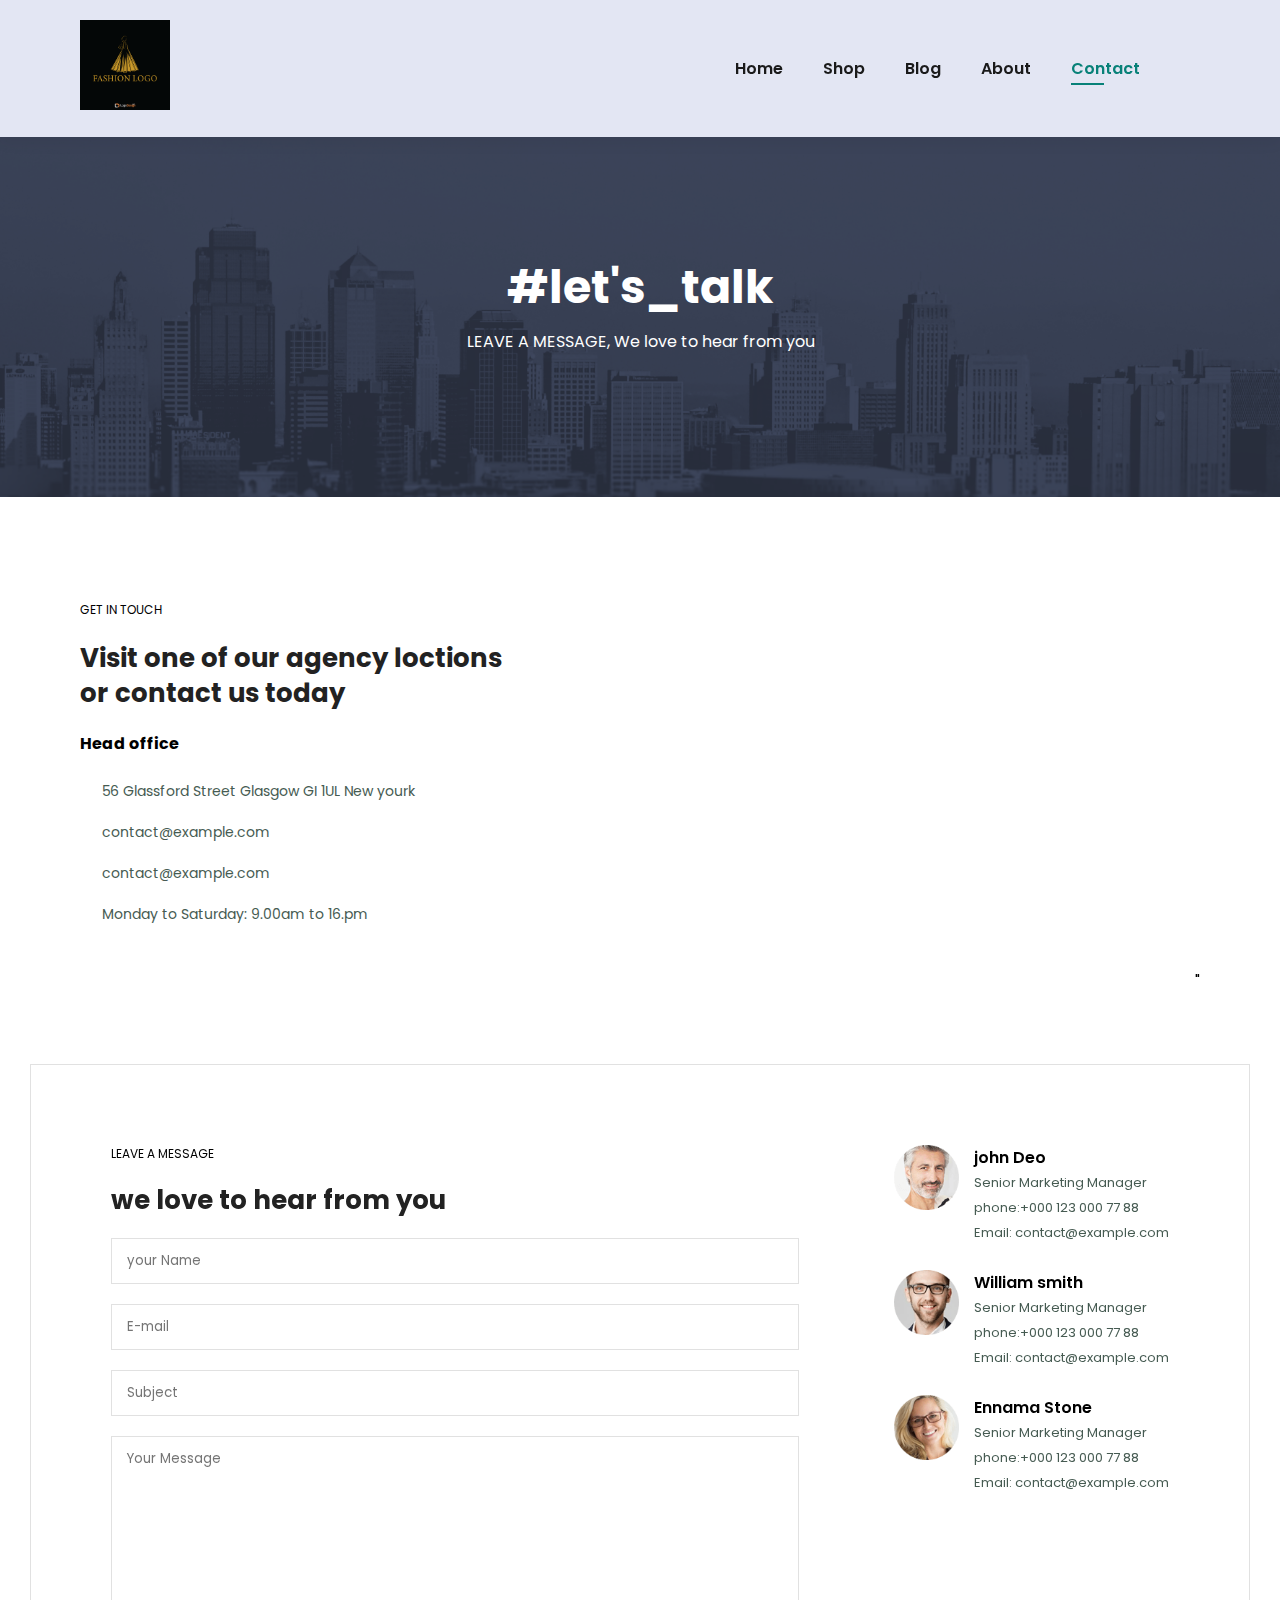
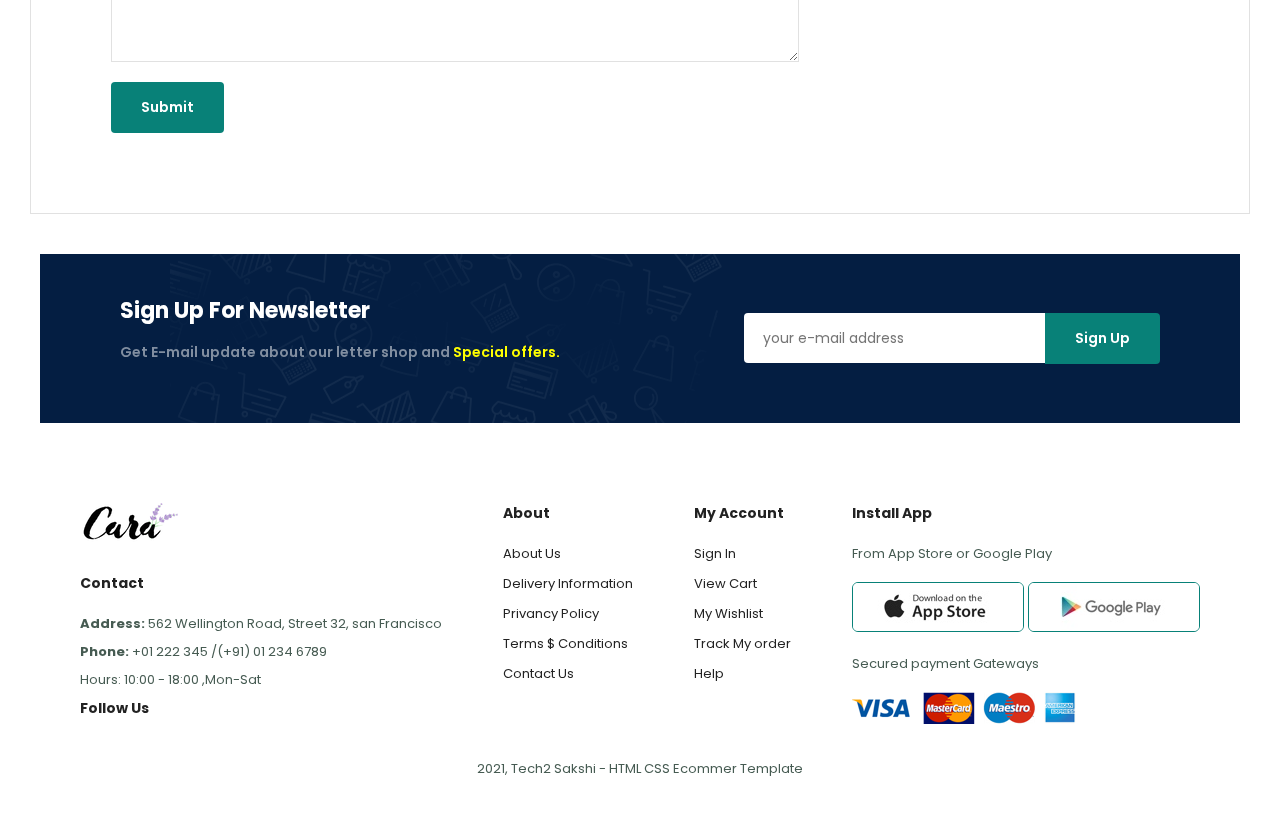
<file: Shopping Webpage/contact.html>
<!DOCTYPE html>
<html lang="en">
<head>
    <meta charset="UTF-8">
    <meta http-equiv="UA-Compatible" content="IE=edge">
    <meta name="viewport" content="width=device-width,initial-scale=1.0">
    <title>Tech2etc Ecommerce Tutorial</title>
    <!--Google FontAwsome-->
    <link rel="preconnect" href="https://fonts.googleapis.com">
    <link rel="preconnect" href="https://fonts.gstatic.com" crossorigin>
    <link href="https://fonts.googleapis.com/css2?family=Open+Sans&family=Poppins:ital@1&display=swap" rel="stylesheet">

    <!--My Css-->
<link rel="stylesheet" href="style.css">

    <!---Font Awesome Icon-->
    <link rel="stylesheet" href="https://cdnjs.cloudflare.com/ajax/libs/font-awesome/6.5.1/css/all.min.css"
        integrity="sha512-DTOQO9RWCH3ppGqcWaEA1BIZOC6xxalwEsw9c2QQeAIftl+Vegovlnee1c9QX4TctnWMn13TZye+giMm8e2LwA=="
        crossorigin="anonymous" referrerpolicy="no-referrer" />
   
</head>
<body>

<section id="header">
    <a href="#"><img src="img/logo.png" class="logo" alt="" width="90px"></a>

    <div>
        <ul id="navbar">
            <li><a href="index.html">Home</a></li>
            <li><a  href="shop.html">Shop</a></li>
            <li><a href="blog.html">Blog</a></li>
            <li><a href="about.html">About</a></li>
            <li><a  class="active" href="contact.html">Contact</a></li>
            <li id="lg-bag"><a href="cart.html" ><i class="fa-solid fa-bag-shopping"></i></a></li>
            <a href="#" id="close"><i class="fa fa-times"></i></a></li>
        </ul>
    </div>
    <div id="mobil">
        <a href="cart.html"><i class="fa-solid fa-bag-shopping"></i></a>
        <i id="bar" class="fas fa-outdent"></i>



    </div>
</section> 

<section id="page-header" class="about-header">
    <h2>#let's_talk</h2>
    <p>LEAVE A MESSAGE, We love to hear from you</p>
</section>
<section id="contact-details" class="section-p1">
    <div class="details">
        <span>GET IN TOUCH</span>
        <h2>Visit one of our agency loctions or contact us today</h2>
        <h3>Head office</h3>
        <div>
            <li>
                <i class="fa fa-map"></i>
                <p>56 Glassford Street Glasgow GI 1UL New yourk</p>
            </li>
            <li>
                <i class="fa fa-envelope"></i>
                <p>contact@example.com</p>
            </li>
            <li>
                <i class="fa fa-phone-alt"></i>
                <p>contact@example.com</p>
            </li>

            <li>
                <i class="fa fa-clock"></i>
                <p>Monday to Saturday: 9.00am to 16.pm</p>
            </li>
        </div>
    </div>
    <div class="map">
        <iframe src="https://www.google.com/maps/embed?pb=!1m18!1m12!1m3!1d3888.833338430816!2d77.58935147420408!3d12.91843101604347!2m3!1f0!2f0!3f0!3m2!1i1024!2i768!4f13.1!3m3!1m2!1s0x3bae153efb115f3b%3A0xd93179195b480557!2sJain%20university%209%20block%20bangalore!5e0!3m2!1sen!2sin!4v1708958879293!5m2!1sen!2sin" width="600" height="450" style="border:0;" allowfullscreen="" loading="lazy" referrerpolicy="no-referrer-when-downgrade"></iframe>"
    </div>
</section>
<section id="form-details">
    <form action="">
        <span>LEAVE A MESSAGE</span>
        <h2>we love to hear from you</h2>
        <input type="text" placeholder="your Name">
        <input type="text" placeholder="E-mail">
        <input type="text" placeholder="Subject">
        <textarea name="" id="" cols="30" rows="10" placeholder="Your Message"></textarea>
        <button class="normal">Submit</button>
    </form>
    <div class="people">
        <div>
            <img src="img/blog/1.png" alt="">
            <p><span>john Deo </span>  Senior Marketing Manager <br> phone:+000 123 
                000 77 88 <br> Email: contact@example.com</p>
        </div>
        <div>
            <img src="img/blog/2.png" alt="">
            <p><span>William smith</span>  Senior Marketing Manager<br> phone:+000 123 000 77 88<br>Email: contact@example.com</span></p>
        </div>
        <div>
            <img src="img/blog/3.png" alt="">
            <p><span>Ennama Stone</span>  Senior Marketing Manager <br> phone:+000 123 000 77 88<br>Email: contact@example.com</span></p>
        </div>
    </div>
</section>
<section id="newsletter" class="section-p1 section-m1">
    <div class="newstext">
        <h4>Sign Up For Newsletter</h4>
        <p>Get E-mail update about our letter shop and <span>Special offers.</span>
        </p>
    </div>
    <div class="form">
        <input type="text" placeholder="your e-mail address">
        <button class="normal">Sign Up</button>
    </div>
</section>
<footer class="section-p1">
    <div class="col">
        <img class="logo" src="products/logo.png" alt="">
        <h4>Contact</h4>
        <p><strong>Address: </strong> 562 Wellington Road, Street 32, san Francisco</p>
        <p><strong>Phone:</strong> +01 222 345 /(+91) 01 234 6789</p>
        <p><stong>Hours:</stong> 10:00 - 18:00 ,Mon-Sat</p>
        <div class="follow">
            <h4>Follow Us</h4>
            <div class="icon">
                <i class="fab fa-facebook-f"></i>
                <i class="fab fa-twitter"></i>
                <i class="fab fa-instagram"></i>
                <i class="fab fa-pinterest-p"></i>
                <i class="fab fa-youtube"></i>
            </div>
        </div>
    </div>
    <div class="col">
        <h4>About</h4>
        <a href="#">About Us</a>
        <a href="#">Delivery Information</a>
        <a href="#">Privancy Policy</a>
        <a href="#">Terms $ Conditions</a>
        <a href="#">Contact Us</a>
    </div>

    <div class="col">
        <h4>My Account</h4>
        <a href="#">Sign In</a>
        <a href="#">View Cart</a>
        <a href="#"> My Wishlist</a>
        <a href="#">Track My order</a>
        <a href="#">Help</a>
    </div>

    <div class="col install">
        <h4>Install App</h4>
        <p>From App Store or Google Play</p>
        <div class="row">
            <img src="products/app.jpg" alt="">
            <img src="products/play.jpg" alt="">
        </div>
        <p>Secured payment Gateways</p>
        <img src="products/pay.png" alt="">
    </div>
    
    <div class="copyright">
        <p> 2021, Tech2 Sakshi - HTML CSS Ecommer Template</p>
    </div>
</footer>

    <script src="script.js"></script>
    
</body>
</html>
</file>
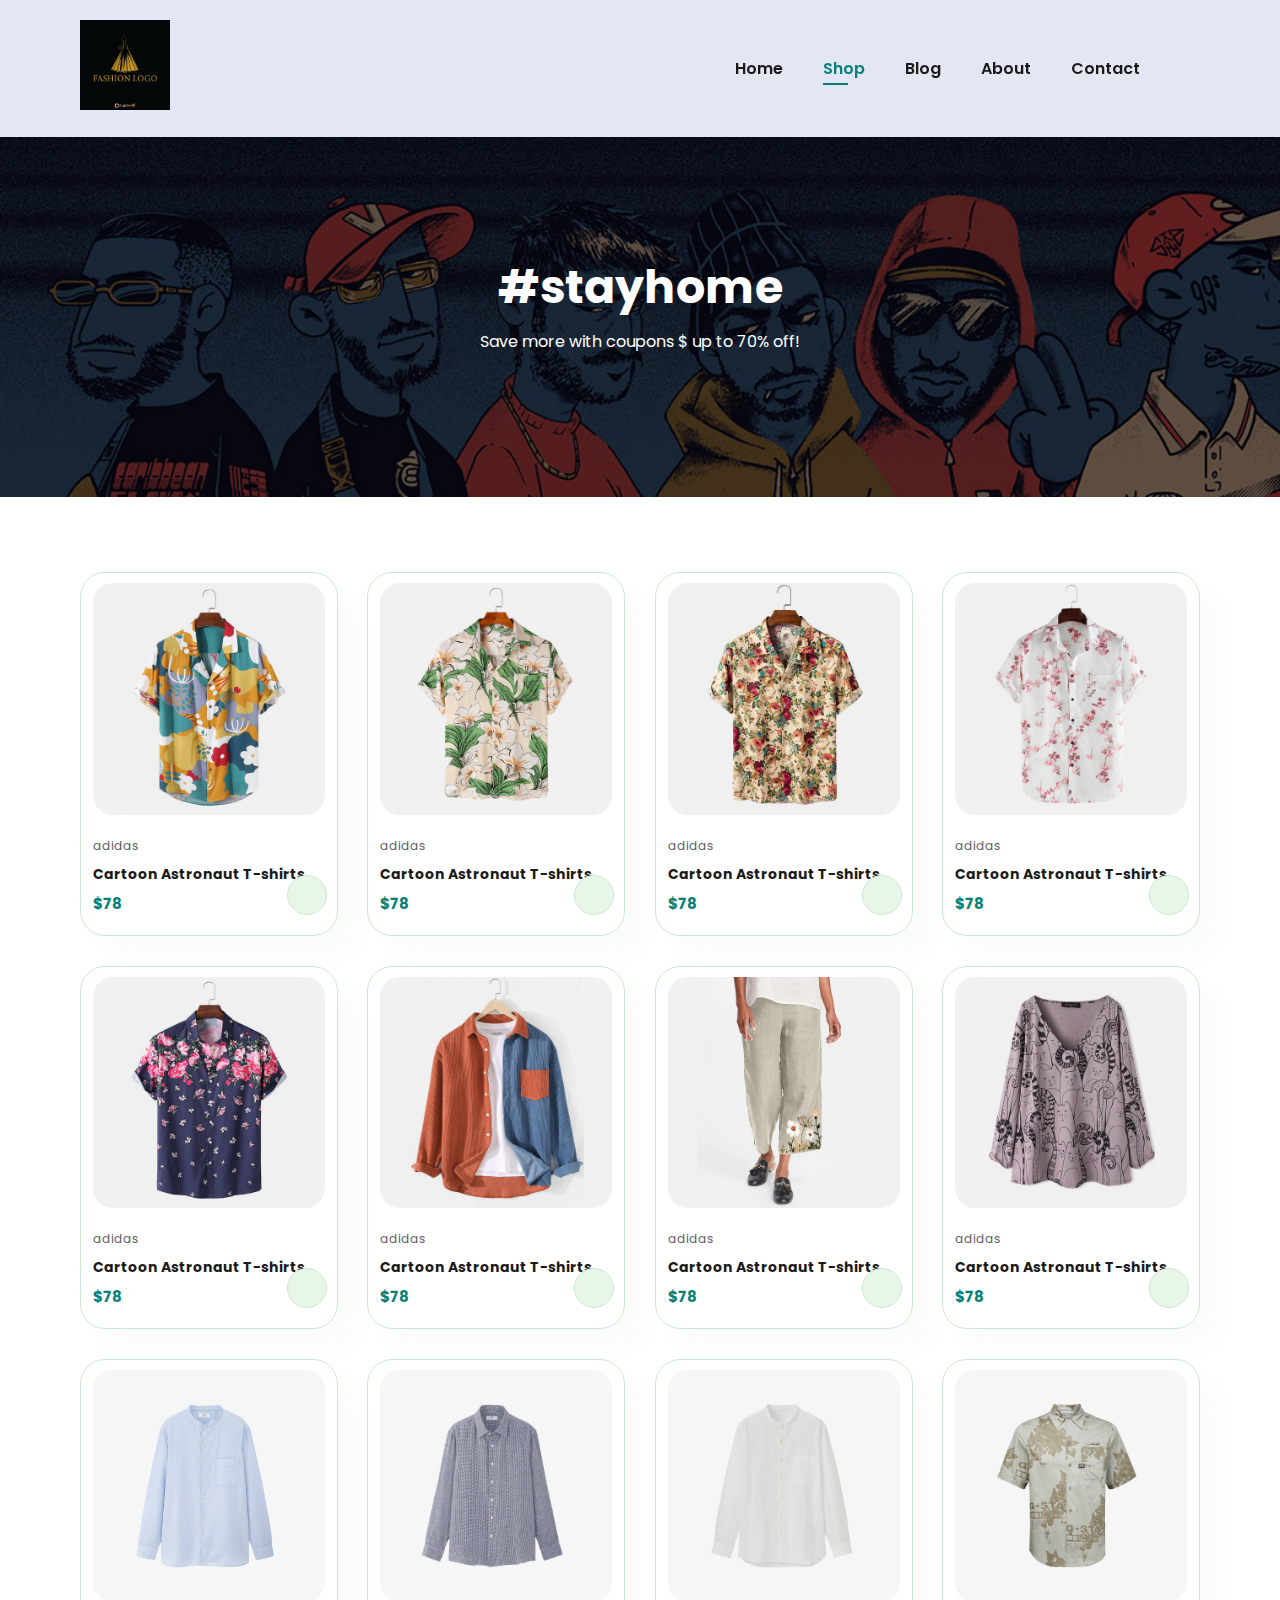
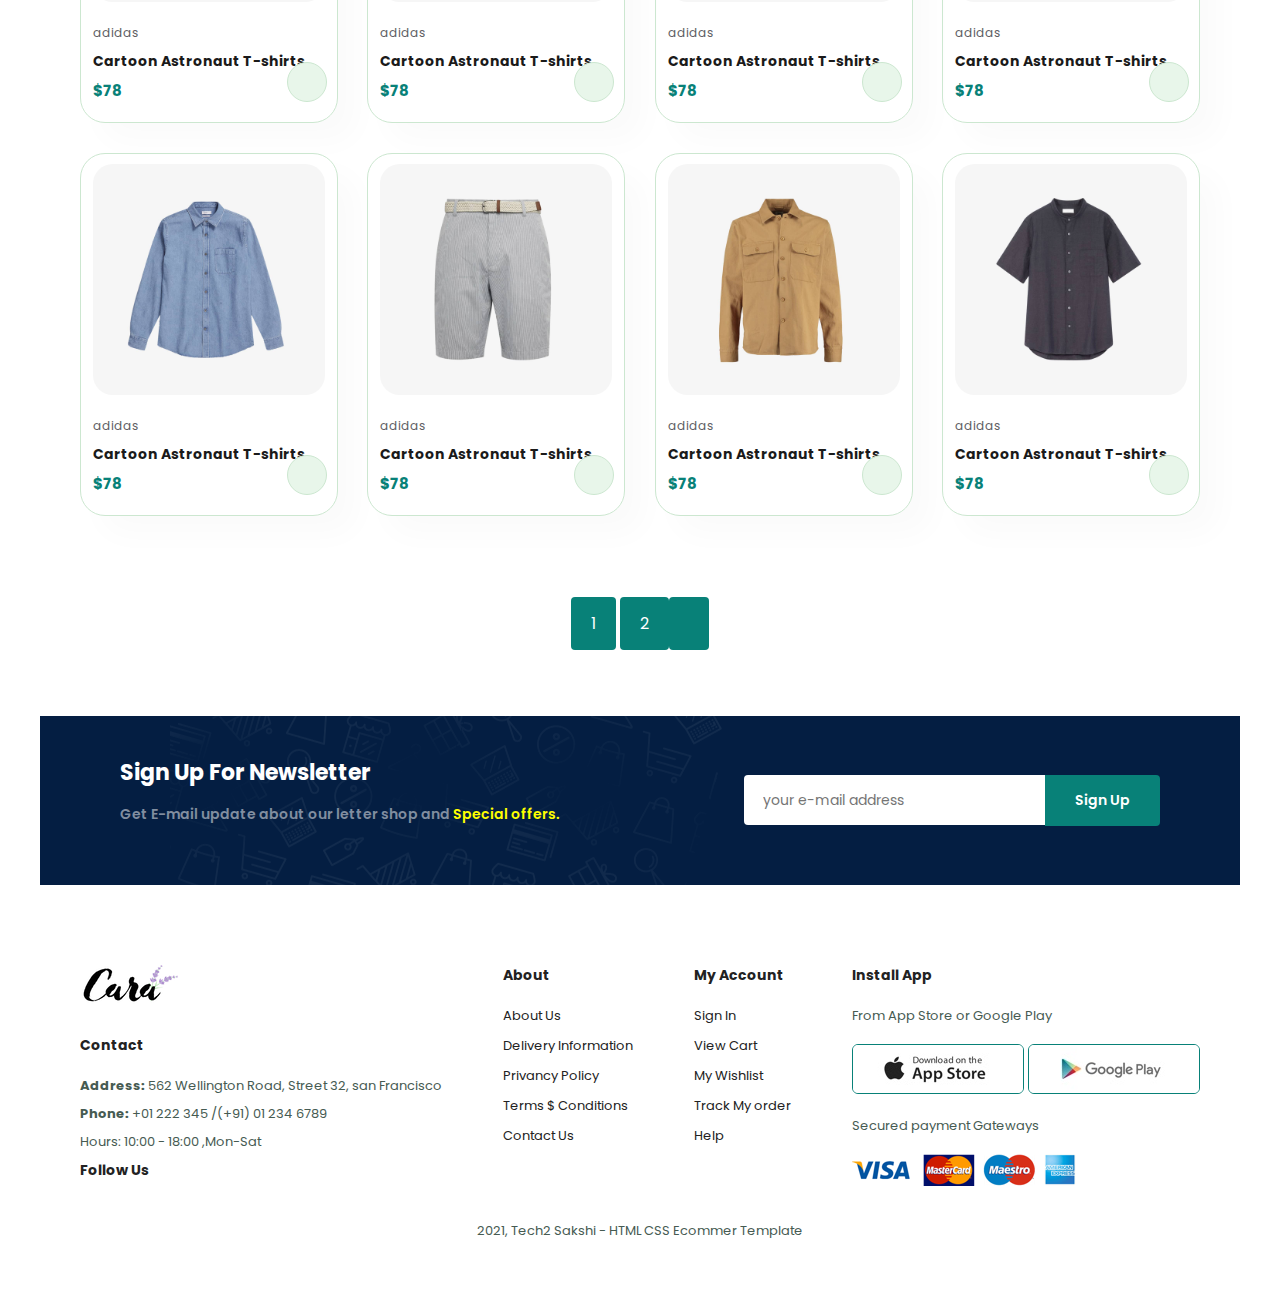
<file: Shopping Webpage/shop.html>
<!DOCTYPE html>
<html lang="en">
<head>
    <meta charset="UTF-8">
    <meta http-equiv="UA-Compatible" content="IE=edge">
    <meta name="viewport" content="width=device-width,initial-scale=1.0">
    <title>Tech2etc Ecommerce Tutorial</title>
    <!--Google FontAwsome-->
    <link rel="preconnect" href="https://fonts.googleapis.com">
    <link rel="preconnect" href="https://fonts.gstatic.com" crossorigin>
    <link href="https://fonts.googleapis.com/css2?family=Open+Sans&family=Poppins:ital@1&display=swap" rel="stylesheet">

    <!--My Css-->
<link rel="stylesheet" href="style.css">

    <!---Font Awesome Icon-->
    <link rel="stylesheet" href="https://cdnjs.cloudflare.com/ajax/libs/font-awesome/6.5.1/css/all.min.css"
        integrity="sha512-DTOQO9RWCH3ppGqcWaEA1BIZOC6xxalwEsw9c2QQeAIftl+Vegovlnee1c9QX4TctnWMn13TZye+giMm8e2LwA=="
        crossorigin="anonymous" referrerpolicy="no-referrer" />
   
</head>
<body>

<section id="header">
    <a href="#"><img src="img/logo.png" class="logo" alt="" width="90px"></a>

    <div>
        <ul id="navbar">
            <li><a href="index.html">Home</a></li>
            <li><a class="active" href="shop.html">Shop</a></li>
            <li><a href="blog.html">Blog</a></li>
            <li><a href="about.html">About</a></li>
            <li><a href="contact.html">Contact</a></li>
            <li id="lg-bag"><a href="cart.html" ><i class="fa-solid fa-bag-shopping"></i></a></li>
            <a href="#" id="close"><i class="fa fa-times"></i></a></li>
        </ul>
    </div>
    <div id="mobil">
        <a href="cart.html"><i class="fa-solid fa-bag-shopping"></i></a>
        <i id="bar" class="fas fa-outdent"></i>



    </div>
</section> 

<section id="page-header">
    <h2>#stayhome</h1>
    <p>Save more with coupons $ up to 70% off!</p>
</section>
<section id="product1" class="section-p1">
      <div class="pro-container" onclick="window.location.href='sproduct.html';">
        <div class="pro">
            <img src="products/f1.jpg" alt="">
            <div class="des">
                <span>adidas</span>
                <h5>Cartoon Astronaut T-shirts</h5>
                <div class="start">
                    <i class="fas fa-star"></i>
                    <i class="fas fa-star"></i>
                    <i class="fas fa-star"></i>
                    <i class="fas fa-star"></i>
                </div>
                <h4>$78</h4>
            </div>
            <a href="#"><i class="fa-solid fa-cart-shopping cart"></i></a>
        </div>

        <div class="pro">
            <img src="products/f2.jpg" alt="">
            <div class="des">
                <span>adidas</span>
                <h5>Cartoon Astronaut T-shirts</h5>
                <div class="start">
                    <i class="fas fa-star"></i>
                    <i class="fas fa-star"></i>
                    <i class="fas fa-star"></i>
                    <i class="fas fa-star"></i>
                </div>
                <h4>$78</h4>
            </div>
            <a href="#"><i class="fa-solid fa-cart-shopping cart"></i></a>
        </div>

        <div class="pro">
            <img src="products/f3.jpg" alt="">
            <div class="des">
                <span>adidas</span>
                <h5>Cartoon Astronaut T-shirts</h5>
                <div class="start">
                    <i class="fas fa-star"></i>
                    <i class="fas fa-star"></i>
                    <i class="fas fa-star"></i>
                    <i class="fas fa-star"></i>
                </div>
                <h4>$78</h4>
            </div>
            <a href="#"><i class="fa-solid fa-cart-shopping cart"></i></a>
        </div>

        <div class="pro">
            <img src="products/f4.jpg" alt="">
            <div class="des">
                <span>adidas</span>
                <h5>Cartoon Astronaut T-shirts</h5>
                <div class="start">
                    <i class="fas fa-star"></i>
                    <i class="fas fa-star"></i>
                    <i class="fas fa-star"></i>
                    <i class="fas fa-star"></i>
                </div>
                <h4>$78</h4>
            </div>
            <a href="#"><i class="fa-solid fa-cart-shopping cart"></i></a>
        </div>

        <div class="pro">
            <img src="products/f5.jpg" alt="">
            <div class="des">
                <span>adidas</span>
                <h5>Cartoon Astronaut T-shirts</h5>
                <div class="start">
                    <i class="fas fa-star"></i>
                    <i class="fas fa-star"></i>
                    <i class="fas fa-star"></i>
                    <i class="fas fa-star"></i>
                </div>
                <h4>$78</h4>
            </div>
            <a href="#"><i class="fa-solid fa-cart-shopping cart"></i></a>
        </div>

        <div class="pro">
            <img src="products/f6.jpg" alt="">
            <div class="des">
                <span>adidas</span>
                <h5>Cartoon Astronaut T-shirts</h5>
                <div class="start">
                    <i class="fas fa-star"></i>
                    <i class="fas fa-star"></i>
                    <i class="fas fa-star"></i>
                    <i class="fas fa-star"></i>
                </div>
                <h4>$78</h4>
            </div>
            <a href="#"><i class="fa-solid fa-cart-shopping cart"></i></a>
        </div>
        <div class="pro">
            <img src="products/f7.jpg" alt="">
            <div class="des">
                <span>adidas</span>
                <h5>Cartoon Astronaut T-shirts</h5>
                <div class="start">
                    <i class="fas fa-star"></i>
                    <i class="fas fa-star"></i>
                    <i class="fas fa-star"></i>
                    <i class="fas fa-star"></i>
                </div>
                <h4>$78</h4>
            </div>
            <a href="#"><i class="fa-solid fa-cart-shopping cart"></i></a>
        </div>

        <div class="pro">
            <img src="products/f8.jpg" alt="">
            <div class="des">
                <span>adidas</span>
                <h5>Cartoon Astronaut T-shirts</h5>
                <div class="start">
                    <i class="fas fa-star"></i>
                    <i class="fas fa-star"></i>
                    <i class="fas fa-star"></i>
                    <i class="fas fa-star"></i>
                </div>
                <h4>$78</h4>
            </div>
            <a href="#"><i class="fa-solid fa-cart-shopping cart"></i></a>
        </div>
      <div class="pro">
          <img src="products/n1.jpg" alt="">
          <div class="des">
              <span>adidas</span>
              <h5>Cartoon Astronaut T-shirts</h5>
              <div class="start">
                  <i class="fas fa-star"></i>
                  <i class="fas fa-star"></i>
                  <i class="fas fa-star"></i>
                  <i class="fas fa-star"></i>
              </div>
              <h4>$78</h4>
          </div>
          <a href="#"><i class="fa-solid fa-cart-shopping cart"></i></a>
      </div>

      <div class="pro">
          <img src="products/n2.jpg" alt="">
          <div class="des">
              <span>adidas</span>
              <h5>Cartoon Astronaut T-shirts</h5>
              <div class="start">
                  <i class="fas fa-star"></i>
                  <i class="fas fa-star"></i>
                  <i class="fas fa-star"></i>
                  <i class="fas fa-star"></i>
              </div>
              <h4>$78</h4>
          </div>
          <a href="#"><i class="fa-solid fa-cart-shopping cart"></i></a>
      </div>

      <div class="pro">
          <img src="products/n3.jpg" alt="">
          <div class="des">
              <span>adidas</span>
              <h5>Cartoon Astronaut T-shirts</h5>
              <div class="start">
                  <i class="fas fa-star"></i>
                  <i class="fas fa-star"></i>
                  <i class="fas fa-star"></i>
                  <i class="fas fa-star"></i>
              </div>
              <h4>$78</h4>
          </div>
          <a href="#"><i class="fa-solid fa-cart-shopping cart"></i></a>
      </div>

      <div class="pro">
          <img src="products/n4.jpg" alt="">
          <div class="des">
              <span>adidas</span>
              <h5>Cartoon Astronaut T-shirts</h5>
              <div class="start">
                  <i class="fas fa-star"></i>
                  <i class="fas fa-star"></i>
                  <i class="fas fa-star"></i>
                  <i class="fas fa-star"></i>
              </div>
              <h4>$78</h4>
          </div>
          <a href="#"><i class="fa-solid fa-cart-shopping cart"></i></a>
      </div>

      <div class="pro">
          <img src="products/n5.jpg" alt="">
          <div class="des">
              <span>adidas</span>
              <h5>Cartoon Astronaut T-shirts</h5>
              <div class="start">
                  <i class="fas fa-star"></i>
                  <i class="fas fa-star"></i>
                  <i class="fas fa-star"></i>
                  <i class="fas fa-star"></i>
              </div>
              <h4>$78</h4>
          </div>
          <a href="#"><i class="fa-solid fa-cart-shopping cart"></i></a>
      </div>

      <div class="pro">
          <img src="products/n6.jpg" alt="">
          <div class="des">
              <span>adidas</span>
              <h5>Cartoon Astronaut T-shirts</h5>
              <div class="start">
                  <i class="fas fa-star"></i>
                  <i class="fas fa-star"></i>
                  <i class="fas fa-star"></i>
                  <i class="fas fa-star"></i>
              </div>
              <h4>$78</h4>
          </div>
          <a href="#"><i class="fa-solid fa-cart-shopping cart"></i></a>
      </div>
      <div class="pro">
          <img src="products/n7.jpg" alt="">
          <div class="des">
              <span>adidas</span>
              <h5>Cartoon Astronaut T-shirts</h5>
              <div class="start">
                  <i class="fas fa-star"></i>
                  <i class="fas fa-star"></i>
                  <i class="fas fa-star"></i>
                  <i class="fas fa-star"></i>
              </div>
              <h4>$78</h4>
          </div>
          <a href="#"><i class="fa-solid fa-cart-shopping cart"></i></a>
      </div>

      <div class="pro">
          <img src="products/n8.jpg" alt="">
          <div class="des">
              <span>adidas</span>
              <h5>Cartoon Astronaut T-shirts</h5>
              <div class="start">
                  <i class="fas fa-star"></i>
                  <i class="fas fa-star"></i>
                  <i class="fas fa-star"></i>
                  <i class="fas fa-star"></i>
              </div>
              <h4>$78</h4>
          </div>
          <a href="#"><i class="fa-solid fa-cart-shopping cart"></i></a>
      </div>
    </div>
</section>
<section id="pagination" class="section-p1">
    <a href="#">1</a>
    <a href="#">2</a>
    <a href="#"><i class="fa fa-long-arrow-alt-right"></i></a>
</section>

</section><section id="newsletter" class="section-p1 section-m1">
    <div class="newstext">
        <h4>Sign Up For Newsletter</h4>
        <p>Get E-mail update about our letter shop and <span>Special offers.</span>
        </p>
    </div>
    <div class="form">
        <input type="text" placeholder="your e-mail address">
        <button class="normal">Sign Up</button>
    </div>
</section>

<footer class="section-p1">
    <div class="col">
        <img class="logo" src="products/logo.png" alt="">
        <h4>Contact</h4>
        <p><strong>Address: </strong> 562 Wellington Road, Street 32, san Francisco</p>
        <p><strong>Phone:</strong> +01 222 345 /(+91) 01 234 6789</p>
        <p><stong>Hours:</stong> 10:00 - 18:00 ,Mon-Sat</p>
        <div class="follow">
            <h4>Follow Us</h4>
            <div class="icon">
                <i class="fab fa-facebook-f"></i>
                <i class="fab fa-twitter"></i>
                <i class="fab fa-instagram"></i>
                <i class="fab fa-pinterest-p"></i>
                <i class="fab fa-youtube"></i>
            </div>
        </div>
    </div>
    <div class="col">
        <h4>About</h4>
        <a href="#">About Us</a>
        <a href="#">Delivery Information</a>
        <a href="#">Privancy Policy</a>
        <a href="#">Terms $ Conditions</a>
        <a href="#">Contact Us</a>
    </div>

    <div class="col">
        <h4>My Account</h4>
        <a href="#">Sign In</a>
        <a href="#">View Cart</a>
        <a href="#"> My Wishlist</a>
        <a href="#">Track My order</a>
        <a href="#">Help</a>
    </div>

    <div class="col install">
        <h4>Install App</h4>
        <p>From App Store or Google Play</p>
        <div class="row">
            <img src="products/app.jpg" alt="">
            <img src="products/play.jpg" alt="">
        </div>
        <p>Secured payment Gateways</p>
        <img src="products/pay.png" alt="">
    </div>
    
    <div class="copyright">
        <p> 2021, Tech2 Sakshi - HTML CSS Ecommer Template</p>
    </div>
</footer>

    <script src="script.js"></script>
    
</body>
</html>
</file>
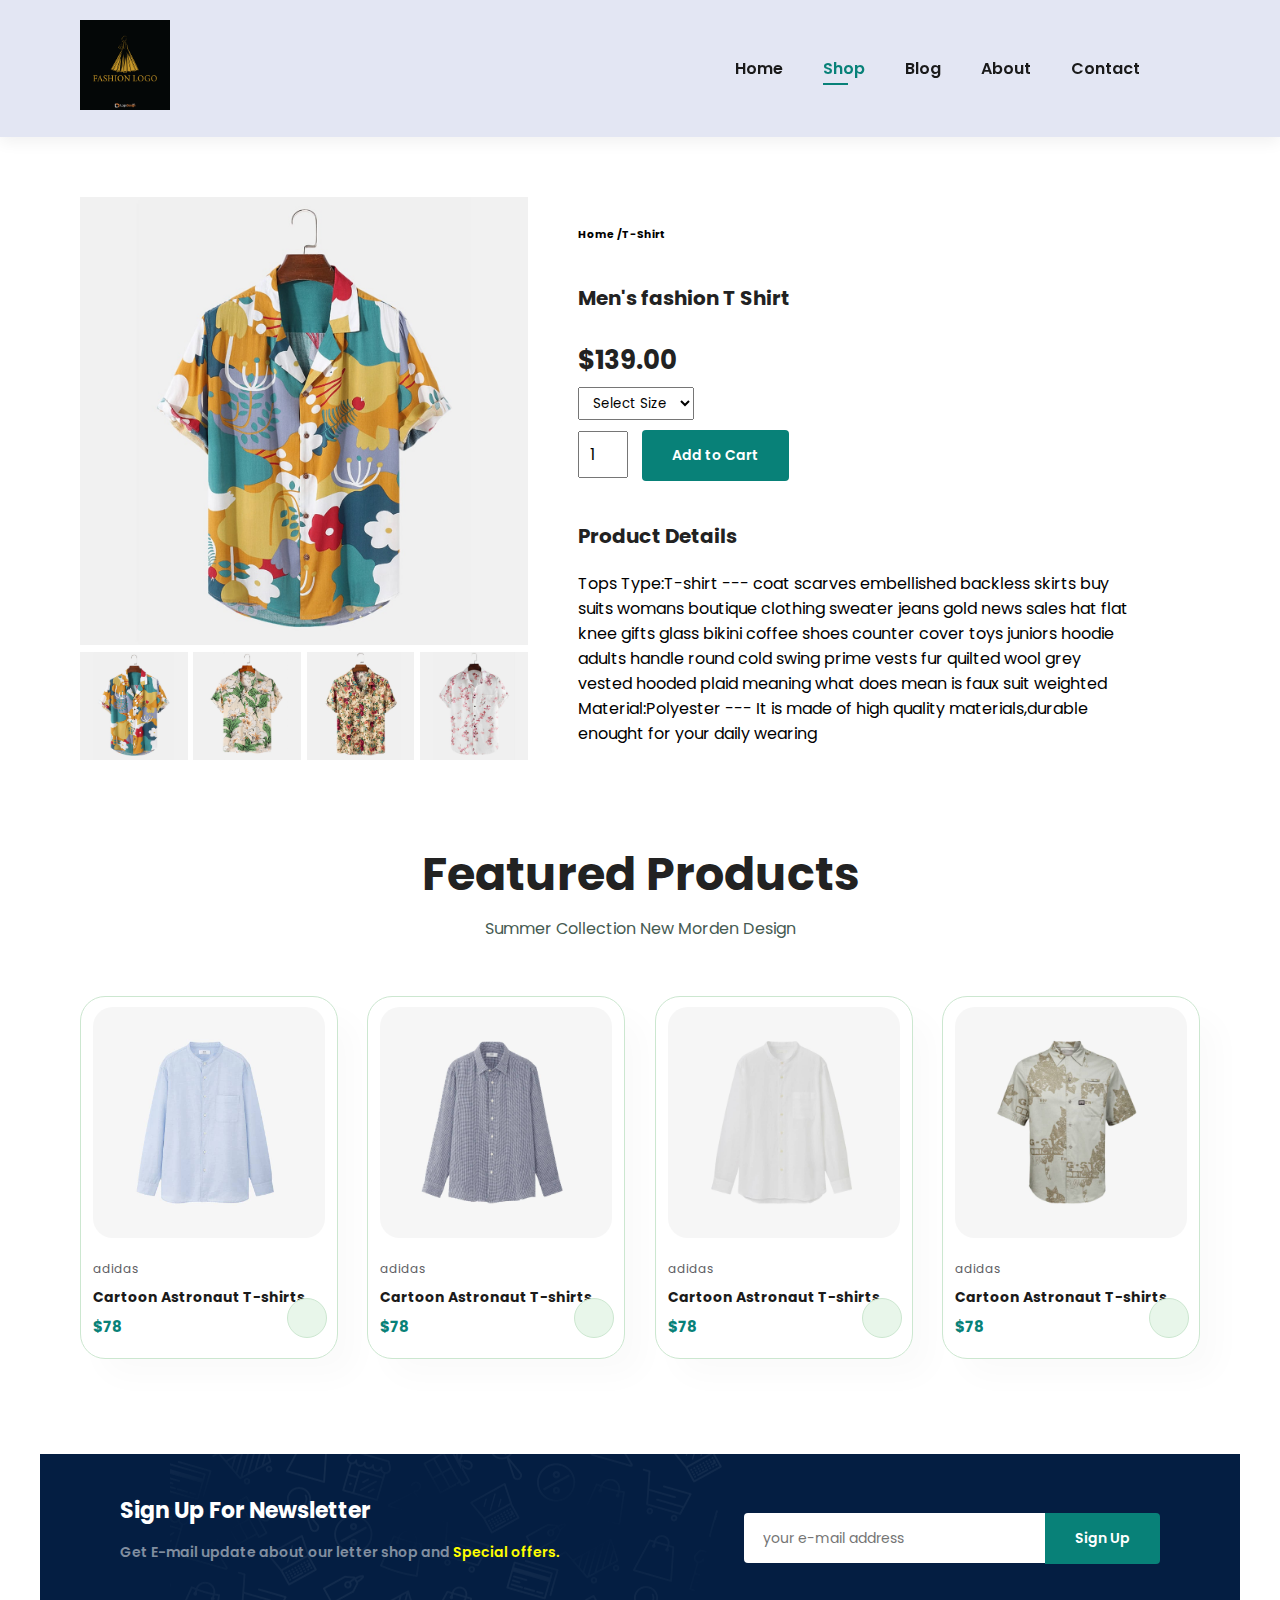
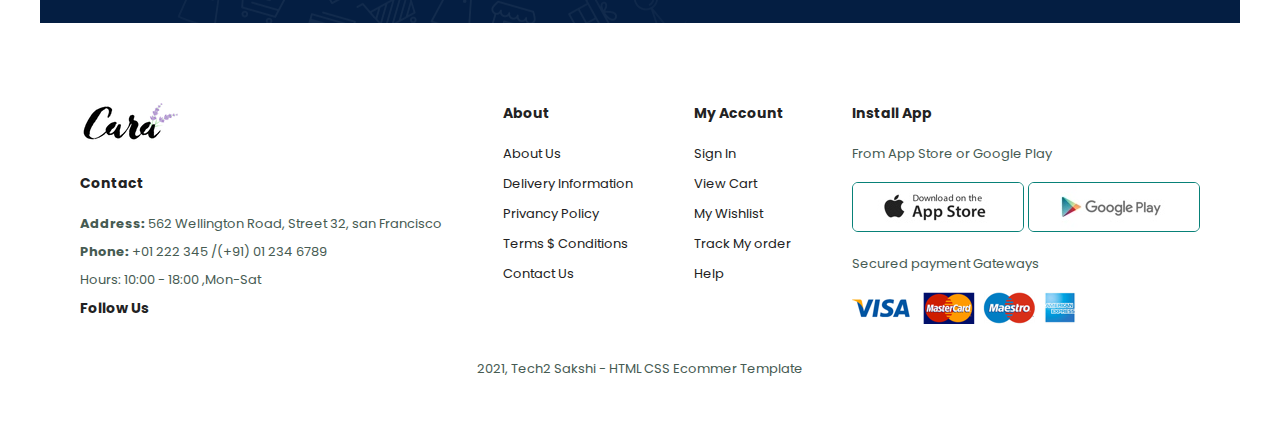
<file: Shopping Webpage/sproduct.html>
<!DOCTYPE html>
<html lang="en">
<head>
    <meta charset="UTF-8">
    <meta http-equiv="UA-Compatible" content="IE=edge">
    <meta name="viewport" content="width=device-width,initial-scale=1.0">
    <title>Tech2etc Ecommerce Tutorial</title>
    <!--Google FontAwsome-->
    <link rel="preconnect" href="https://fonts.googleapis.com">
    <link rel="preconnect" href="https://fonts.gstatic.com" crossorigin>
    <link href="https://fonts.googleapis.com/css2?family=Open+Sans&family=Poppins:ital@1&display=swap" rel="stylesheet">

    <!--My Css-->
<link rel="stylesheet" href="style.css">

    <!---Font Awesome Icon-->
    <link rel="stylesheet" href="https://cdnjs.cloudflare.com/ajax/libs/font-awesome/6.5.1/css/all.min.css"
        integrity="sha512-DTOQO9RWCH3ppGqcWaEA1BIZOC6xxalwEsw9c2QQeAIftl+Vegovlnee1c9QX4TctnWMn13TZye+giMm8e2LwA=="
        crossorigin="anonymous" referrerpolicy="no-referrer" />
   
</head>
<body>

<section id="header">
    <a href="#"><img src="img/logo.png" class="logo" alt="" width="90px"></a>

    <div>
        <ul id="navbar">
            <li><a href="index.html">Home</a></li>
            <li><a class="active" href="shop.html">Shop</a></li>
            <li><a href="blog.html">Blog</a></li>
            <li><a href="about.html">About</a></li>
            <li><a href="contact.html">Contact</a></li>
            <li id="lg-bag"><a href="cart.html" ><i class="fa-solid fa-bag-shopping"></i></a></li>
            <a href="#" id="close"><i class="fa fa-times"></i></a></li>
        </ul>
    </div>
    <div id="mobil">
        <a href="cart.html"><i class="fa-solid fa-bag-shopping"></i></a>
        <i id="bar" class="fas fa-outdent"></i>



    </div>
</section> 
<section id="prodetails" class="section-p1">
    <div class="single-pro-image">
        <img src="products/f1.jpg" width="100%" id="MainImg" alt="">
        <div class="small-img-group">
            <div class="small-img-col">
                <img src="products/f1.jpg"  width="100%"  class="small-img"  alt="">
            </div>
            <div class="small-img-col">
                <img src="products/f2.jpg"  width="100%"  class="small-img"  alt="">
            </div>
            <div class="small-img-col">
                <img src="products/f3.jpg"  width="100%"  class="small-img"  alt="">
            </div>
            <div class="small-img-col">
                <img src="products/f4.jpg"  width="100%"  class="small-img"  alt="">
            </div>
        </div>
    </div>

    <div class="single-pro-details">
        <h6>Home /T-Shirt</h6>
        <h4>Men's fashion T Shirt</h4>
        <h2>$139.00</h2>
        <select>
            <option>Select Size</option>
            <option>XL</option>
            <option>XXL</option>
            <option>Small</option>
            <option>Large</option>
        </select>
        <input type="number" value="1">
        <button class="normal">Add to Cart</button>
        <h4>Product Details</h4>
        <span>Tops Type:T-shirt --- coat scarves embellished backless skirts buy suits womans boutique clothing sweater jeans gold news sales hat flat knee gifts glass bikini coffee shoes counter cover toys juniors hoodie adults handle round cold swing prime vests fur quilted wool grey vested hooded plaid meaning what does mean is faux suit weighted
            Material:Polyester --- It is made of high quality materials,durable enought for your daily wearing
            </span>
    </div>
</section>

<section id="product1" class="section-p1">
    <h2>Featured Products</h2>
    <p>Summer Collection New Morden Design</p>
    <div class="pro-container">
      <div class="pro">
          <img src="products/n1.jpg" alt="">
          <div class="des">
              <span>adidas</span>
              <h5>Cartoon Astronaut T-shirts</h5>
              <div class="start">
                  <i class="fas fa-star"></i>
                  <i class="fas fa-star"></i>
                  <i class="fas fa-star"></i>
                  <i class="fas fa-star"></i>
              </div>
              <h4>$78</h4>
          </div>
          <a href="#"><i class="fa-solid fa-cart-shopping cart"></i></a>
      </div>

      <div class="pro">
          <img src="products/n2.jpg" alt="">
          <div class="des">
              <span>adidas</span>
              <h5>Cartoon Astronaut T-shirts</h5>
              <div class="start">
                  <i class="fas fa-star"></i>
                  <i class="fas fa-star"></i>
                  <i class="fas fa-star"></i>
                  <i class="fas fa-star"></i>
              </div>
              <h4>$78</h4>
          </div>
          <a href="#"><i class="fa-solid fa-cart-shopping cart"></i></a>
      </div>

      <div class="pro">
          <img src="products/n3.jpg" alt="">
          <div class="des">
              <span>adidas</span>
              <h5>Cartoon Astronaut T-shirts</h5>
              <div class="start">
                  <i class="fas fa-star"></i>
                  <i class="fas fa-star"></i>
                  <i class="fas fa-star"></i>
                  <i class="fas fa-star"></i>
              </div>
              <h4>$78</h4>
          </div>
          <a href="#"><i class="fa-solid fa-cart-shopping cart"></i></a>
      </div>

      <div class="pro">
          <img src="products/n4.jpg" alt="">
          <div class="des">
              <span>adidas</span>
              <h5>Cartoon Astronaut T-shirts</h5>
              <div class="start">
                  <i class="fas fa-star"></i>
                  <i class="fas fa-star"></i>
                  <i class="fas fa-star"></i>
                  <i class="fas fa-star"></i>
              </div>
              <h4>$78</h4>
          </div>
          <a href="#"><i class="fa-solid fa-cart-shopping cart"></i></a>
      </div>    
    </div>
</section>


</section><section id="newsletter" class="section-p1 section-m1">
    <div class="newstext">
        <h4>Sign Up For Newsletter</h4>
        <p>Get E-mail update about our letter shop and <span>Special offers.</span>
        </p>
    </div>
    <div class="form">
        <input type="text" placeholder="your e-mail address">
        <button class="normal">Sign Up</button>
    </div>
</section>

<footer class="section-p1">
    <div class="col">
        <img class="logo" src="products/logo.png" alt="">
        <h4>Contact</h4>
        <p><strong>Address: </strong> 562 Wellington Road, Street 32, san Francisco</p>
        <p><strong>Phone:</strong> +01 222 345 /(+91) 01 234 6789</p>
        <p><stong>Hours:</stong> 10:00 - 18:00 ,Mon-Sat</p>
        <div class="follow">
            <h4>Follow Us</h4>
            <div class="icon">
                <i class="fab fa-facebook-f"></i>
                <i class="fab fa-twitter"></i>
                <i class="fab fa-instagram"></i>
                <i class="fab fa-pinterest-p"></i>
                <i class="fab fa-youtube"></i>
            </div>
        </div>
    </div>
    <div class="col">
        <h4>About</h4>
        <a href="#">About Us</a>
        <a href="#">Delivery Information</a>
        <a href="#">Privancy Policy</a>
        <a href="#">Terms $ Conditions</a>
        <a href="#">Contact Us</a>
    </div>

    <div class="col">
        <h4>My Account</h4>
        <a href="#">Sign In</a>
        <a href="#">View Cart</a>
        <a href="#"> My Wishlist</a>
        <a href="#">Track My order</a>
        <a href="#">Help</a>
    </div>

    <div class="col install">
        <h4>Install App</h4>
        <p>From App Store or Google Play</p>
        <div class="row">
            <img src="products/app.jpg" alt="">
            <img src="products/play.jpg" alt="">
        </div>
        <p>Secured payment Gateways</p>
        <img src="products/pay.png" alt="">
    </div>
    
    <div class="copyright">
        <p> 2021, Tech2 Sakshi - HTML CSS Ecommer Template</p>
    </div>
</footer>

<script>
    var MainImg = document.getElementById("MainImg");
    var smallimg = document.getElementsByClassName("small-img");

    smallimg[0].onclick = function() {
        MainImg.src = smallimg[0].src;
    }

    smallimg[1].onclick = function(){
        MainImg.src = smallimg[1].src;
    }

    smallimg[2].onclick = function(){
        MainImg.src = smallimg[2].src;
    }

    smallimg[3].onclick = function(){
        MainImg.src = smallimg[3].src;
    }

    

</script>

    <script src="script.js"></script>
    
</body>
</html>
</file>
<file: Shopping Webpage/style.css>
.poppins-regular {
    font-family: "Poppins", sans-serif;
    font-weight: 400;
    font-style: normal;
  }
  
  * {
    margin:0;
    padding: 0;
    box-sizing: border-box;
    font-family: "Poppins",sans-serif;
  }

  h1{
    font-size: 50px;
    line-height: 64px;
    color: #222;
  }

  h2{
    font-size: 46px;
    line-height: 54px;
    color :#222
  }
   h4{
    font-size: 20px;
    color: #222;
   }
  p{
    font-size: 16px;
    color:#465b52;
    margin: 15px 0 20px 0;
  }

  .section-p1 {
    padding: 40px 80px;
  }
  .section-m1 {
    margin: 40px;
  }

  button.normal{
    font-size: 14px;
    font-weight: 600;
    padding: 15px 30px;
    color: #000;
    background-color: #fff;
    border-radius: 4px;
    cursor: pointer;
    border: none;
    outline: none;
    transition: 0.2s;
  }
   

  button.white {
    font-size: 13px;
    font-weight: 600;
    padding: 11px 18px;
    color:#fff;
    background-color: transparent;
    cursor: pointer;
    border: 1px solid #fff;
    outline: none;
    transition: 0.2s;
  }

  body {
    width: 100%;
  }

  #header {
    display:flex ;
    align-items: center;
    justify-content: space-between;
    padding: 20px 80px;
    background: #E3E6F3;
    box-shadow:  0 5px  15px rgba(0, 0, 0, 0.06);
    z-index: 999;
    position: sticky;
    top: 0;
    left: 0;
  }

  #navbar {
    display: flex;
    align-items: center;
    justify-content: center;
  }

  #navbar li {
    list-style: none;
    padding: 0 20px;
    position: relative;
  }

  #navbar li a{
    text-decoration: none;
    font-size: 16px;
    font-weight: 600;
    color: #1a1a1a;
    transition: 0.3s ease;
  }

  #navbar li a:hover,
  #navbar li a.active {
    color: #088178;
  }

  #navbar li a.active::after,
  #navbar li a:hover::after {
    content: "";
    width: 30%;
    height: 2px;
    background: #088178;
    position: absolute;
    bottom: -4px;
    left: 20px;
  }

  #mobil{
    display: none;
    align-items: center;
  }

  #close{
    display: none;
  }
  
  /* Home Page */

#hero{
    background:#E3E6F3 url("img/hero4.png") no-repeat right top;
    height: 90vh;
    width: 100%;
    background-size: cover;
    background-position: top 25% right 0;
    padding: 0 80px;
    display: flex;
    flex-direction: column;  
    align-items: flex-start;
    justify-content: center;
  }

  #hero h4{
    padding-bottom: 15px;
  }

  #hero h1{
    color: #088178;
  }

  #hero button{
    background-image: url("img/button.png");
    background-color:transparent;
    color: #088178;
    border: 0;
    padding: 14px 80px 65px;
    background-repeat: no-repeat;
    cursor: pointer;
    font-weight: 700;
    font-size: 15px;
  }

  #feature{
    display: flex;
    align-items: center;
    justify-content: space-between;
    flex-wrap: wrap;
  }

  #feature .fe-box{
    width: 180px;
    text-align: center;
    padding: 25px 15px;
    box-shadow: 20px 20px 34px rgba(0, 0,  0, 0.03);
    border: 1px solid #cce7d0;
    border-radius: 4px;
    margin:  15px 0;
  }

  #feature .fe-box:hover {
    box-shadow: 10px 10px 54px rgba(70,  62,  221, 0.1);
  }

  #feature  .fe-box img{
    width: 100%;
    margin-bottom: 10px;

  }
  #feature .fe-box h6{
    display: inline-block;
    padding: 9px 8px 6px 8px;
    line-height: 1;
    border-radius: 4px;
    color: #088178;
    background-color: #fddde4;
  }

  #feature .fe-box:nth-child(2) h6{
    background-color: #cdebbc;
  }

  #feature .fe-box:nth-child(3) h6{
    background-color:#d1e8f8
  }

  #feature .fe-box:nth-child(4) h6{
    background-color: #cdd4f8;
  }

  #feature .fe-box:nth-child(5) h6{
    background-color: #f6dbf6;
  }

  #feature .fe-box:nth-child(6) h6{
    background-color: #fff2e5;
  }

  #product1{
    text-align: center;
  }

   #product1  .pro-container{
    display: flex;
    justify-content: space-between;
    padding-top: 20px;
    flex-wrap: wrap;
   }

  
  #product1 .pro{
    width: 23%;
    min-width: 250px;
    padding: 10px 12px;
    border: 1px solid #cce7d0;
    border-radius: 25px;
    cursor: pointer;
    box-shadow: 20px 20px 30px rgba(0, 0,0, 0.02);
    margin: 15px 0;
    transition: 0.2s ease;
    position: relative;
  }

  #product1 .pro:hover{
    box-shadow: 20px 20px 30px rgba(0, 0,0, 0.06);
  }

  #product1 .pro img{
    width: 100%;
    border-radius: 20px;
  }

  #product1 .pro .des{
    text-align: start;
    padding: 10px 0;
  }

   #product1 .pro .des span{
    color: #606063;
    font-size: 12px;
   }

   #product1 .pro .des h5 {
    padding-top: 7px;
    color: #1a1a1a;
    font-size: 14px;
   }

   #product1 .pro .des i {
    font-size: 12px;
    color: rgb(243, 181, 25);
   }
   
   #product1 .pro .des h4{
    padding-top: 7px;
    font-size: 15px;
    font-weight: 700;
    color: #088178;
   }

   #product1 .pro .cart{
   width: 40px;
   height: 40px;
   line-height: 40px;
   border-radius: 50px;
  background-color: #e8f6ea;
  font-weight: 500px;
  color: #088178;
  border: 1px solid #cce7d0;
  position: absolute;
  bottom: 20px;
  right: 10px;
   }

   #banner{
    display: flex;
    flex-direction: column;
    justify-content: center;
    align-items: center;
    text-align: center;
    background-image: url("products/b2.jpg");
    width: 100%;
    height: 40vh;
    background-size: cover;
    background-position: center;
   }

   #banner h4{
    color: #fff;
    font-size: 16px;
   }

   #banner h2{
    color: #fff;
    font-size: 16px;
    padding: 10px 0;
   }

   #banner h2 span{
    color:red;
   }
   
   #banner button:hover{
    background: #088178;
    color: #fff;
   }
#sm-banner{
  display: flex;
  justify-content: space-between;
  flex-wrap: wrap;
}

  #sm-banner .banner-box{
 display: flex;
   flex-direction: column;
   justify-content: center;
  align-items: flex-start;
   background-image: url("products/b17.jpg");
   min-width: 580px;
   height: 50vh;
   background-size: cover;
   background-position: center;
   padding: 30px;
  }

  #sm-banner .banner-box2{
    background-image: url("products/b10.jpg");
  }
  #sm-banner h4{
    color: #fff;
    font-size: 20px;
    font-weight: 300;
  }
  #sm-banner h2{
    color: #fff;
    font-size: 28px;
    font-weight: 800;
  }

  #sm-banner span{
    color: #fff;
    font-size: 14px;
    font-weight: 500;
    padding-bottom: 15px;
  }

  #sm-banner .banner-box:hover button{
    background: #088178;
    border: 1px solid #088178;
  }

  #banner3{
    display: flex;
    justify-content: space-between;
    flex-wrap: wrap;
    padding: 0 80px;
  }

  #banner3 .banner-box{
    display: flex;
      flex-direction: column;
      justify-content: center;
     align-items: flex-start;
      background-image: url("products/b7.jpg");
      min-width: 30%;
      height: 30vh;
      background-size: cover;
      background-position: center;
      padding: 20px;
      margin-bottom: 20px;
     }
     
     #banner3 .banner-box2{
      background-image: url("products/b4.jpg");
     }
     #banner3 .banner-box3{
      background-image: url("products/b18.jpg");
     }

     #banner3 h2{
      color: #fff;
      font-weight: 900;
      font-size: 22px;
     }

     #banner3 h3{
      color:red;
      font-weight: 800;
      font-size: 15px;
  }
  
  #newsletter {
    display: flex;
    justify-content:space-between ;
    flex-wrap: wrap;
    align-items: center;
    background-image: url("products/b14.png");
    background-repeat: no-repeat;
    background-position:20%  30% ;
    background-color: #041e42;
  }
  #newsletter h4{
    font-size: 22px;
    font-weight: 700;
    color: #fff;
  }

  #newsletter p{
    font-size: 14px;
    font-weight: 600;
    color: #818ea0;
  }

  #newsletter p span{
    color: yellow;
  }
#newsletter .form{
  display: flex;
  width: 40%;
  
}

#newsletter input{
  height: 3.125rem;
  padding: 0 1.25em;
  font-size: 14px;
  width: 100%;
  border: 1px solid transparent;
  border-radius: 4px;
  outline: none;
  border-top-right-radius: 0;
  border-bottom-right-radius: 0;
}
 #newsletter button{
  background-color: #088178;
  color: #fff;
  white-space: nowrap;
  border-top-left-radius: 0;
  border-bottom-left-radius: 0;
 }
 
 footer{
  display: flex;
  flex-wrap: wrap;
  justify-content: space-between;
 }
 footer .col{
  display: flex;
  flex-direction: column;
  align-items: flex-start;
  margin-bottom: 20px;
 }

 footer .logo{
  margin-bottom: 30px;
 }

 footer h4{
  font-size: 14px;
  padding-bottom: 20px;
 }

 footer p{
  font-size: 13px;
  margin: 0 0 8px 0;
 }
 footer a{
  font-size: 13px;
  text-decoration: none;
  color: #222;
  margin-bottom: 10px;
 }

 footer .follow{
  color: #465b52;
  padding-right: 4px;
  cursor: pointer;
 }

 footer .install .row img{
  border: 1px solid #088178;
  border-radius: 6px;
 }

 footer .install img{
  margin:10px 0 15px 0;
 }
 footer .follow i:hover,
 footer a:hover {
  color: #088178;
 }
 
 footer .copyright {
  width: 100%;
  text-align: center;
 }

 /*Shop*/
 #page-header{
  background-image: url("img/banner/b1.jpg");
  width: 100%;
  height: 40vh;
  background-size: cover;
  display: flex;
  justify-content: center;
  text-align: center;
  flex-direction: column;
  padding: 14px;
 }

 #page-header h2,
 #page-header p{
color: #fff;
 }
 #pagination{
  text-align: center;
 }
 #pagination a{
  text-decoration: none;
  background-color: #088178;
  padding: 15px 20px;
  border-radius: 4px;
  color: #fff;
  font-weight: 600px;
 }
 #pagination a i{
  font-size: 16px;
  font-weight: 600;
 }
 #prodetails{
  display: flex;
  margin-top: 20px;
 }
#prodetails .single-pro-image{
  width: 40%;
  margin-right: 50px;
}

.small-img-group{
  display: flex;
  justify-content: space-between;
}
.small-img-col{
  flex-basis: 24%;
  cursor: pointer;
}

#page-header.blog-header{
  background-image: url("img/banner/b19.jpg");
}

#blog {
  padding: 150px 150px 0 150px;
}
#blog .blog-box{
  display: flex;
  align-items: center;
  width: 100%;
  position: relative;
  padding-bottom: 90px;
}

#blog .blog-img{
  width: 50%;
  margin-right: 40px;
}

#blog img{
  width: 100%;
  height: 300px;
  object-fit: cover;
}

#blog .blog-details{
  width: 50%;
}
#blog .blog-details a{
  text-decoration: none;
  font-size: 11px;
  color: #000;
  font-weight: 700;
  position: relative;
  transition: 0.3s;
}
#blog .blog-details  a::after{
  content: "";
  width: 50px;
  height: 1px;
  background-color: #000;
  position: absolute;
  top: 4px;
  right: -60px;
}

#blog .blog-details a:hover{
  color: #088178;
}
#blog .blog-details a:hover::after{
  background-color: #088178;
}

#blog .blog-box h1{
  position: absolute;
  top: -40px;
  left: 0;
  font-size: 70px;
  font-weight: 700;
  color: #c9cbce;
  z-index: -9;
}

#page-header.about-header{
background-image:url("img/blog/banner.png")
}
#about-head{
  display: flex;
  align-items: center;
}
#about-head img{
  width: 50%;
  height: auto;
}

#about-head div{
  padding-left: 40px;
}
#about-app{
  text-align: center;
}
#about-app .video{
  width: 70%;
  height: 100%;
  margin-top: 30px auto 0 auto;
}
#about-app .video video{
  width: 100%;
  height: 100%;
  border-radius: 20px;
}

#contact-details{
  display: flex;
  align-items: center;
  justify-content: space-between;
}
#contact-details .details{
  width: 40%;
}
#contact-details .details span,
#form-details form span{
  font-size: 12px;
}

#contact-details .details h2,
#form-details form h2{
  font-size: 26px;
  line-height: 35px;
  padding: 20px 0;
}
#contact-details .details h3{
  font-size: 16px;
  padding-bottom: 15px;
}
#contact-details .details li{
  list-style: none;
  display: flex;
  padding: 10px 0;
}

#contact-details .details li i{
  font-size: 14px;
  padding-right: 22px;
}

#contact-details .details li  p{
  margin: 0;
  font-size: 14px;
}

#contact-details .details .map{
  width: 55%;
  height: 400px;
}
#contact-details .details .map iframe{
  width: 100%;
  height: 100%;
}
#form-details {
  display: flex;
  justify-content: space-between;
  margin: 30px;
  padding: 80px;
  border: 1px solid #e1e1e1;
}

#form-details form{
  width: 65%;
  display: flex;
  flex-direction: column;
  align-items: flex-start;
}

#form-details form input,
#form-details form textarea{
  width: 100%;
  padding: 12px 15px;
  outline: none;
  margin-bottom: 20px;
  border: 1px solid #e1e1e1;
} 

#form-details form button{
  background-color: #088178;
  color: #fff;
}

#form-details .people div{
  padding-bottom: 25px;
  display: flex;
  align-items: flex-start;
}

#form-details .people div img{
  width: 65px;
  height: 65px;
  object-fit: cover;
  margin-right: 15px;
}

#form-details .people div p{
  margin: 0;
  font-size: 13px;
  line-height: 25px;
}

#form-details .people div p span{
  display: block;
  font-size: 16px;
  font-weight: 600;
  color: #000;
}

#cart table{
  width: 100%;
  border-collapse: collapse;
  table-layout: fixed;
  white-space: nowrap;
}
#cart table img{
  width: 70px;
}
#cart table td:nth-child(1){
  width: 100%;
  text-align: center;
}

#cart table td:nth-child(2){
  width: 150px;
  text-align: center;
}

#cart table td:nth-child(3){
  width: 250px;
  text-align: center;
}

#cart table td:nth-child(4),
#cart table td:nth-child(5),
#cart table td:nth-child(6){
  width: 150px;
  text-align: center;
}
#cart table td:nth-child(5) input{
  width: 70px;
  padding: 10px 5px 10px 15px;
}
#cart table thead{
  border: 1px solid #e2e9e1;
  border-left: none;
  border-right: none;
}

#cart table thead td{
  font-weight: 700;
  text-transform: uppercase;
  font-size: 13px;
  padding: 18px 0;
}
#cart table tbody tr td{
  padding-top: 15px;
}
#cart table tbody td{
  font-size: 13px;
}
#cart-add{
  display: flex;
  flex-wrap: wrap;
  justify-content: space-between;
}

#coupon{
  width: 50%;
  margin-bottom: 30px;
}
#coupon h3,
#Subtotal h3{
  padding-bottom: 15px;
}
#coupon input{
  padding: 10px 20px;
  outline: none;
  width: 60%;
  margin-right: 10px;
  border: 1px solid #e2e9e1;
}
#coupon button,
#Subtotal button{
  background-color: #088178;
  color: #fff;
  padding: 12px 20px;
}

#Subtotal{
  width: 50%;
  margin-bottom: 30px;
  border: 1px solid #e2e9e1;
  padding: 30px;
}
#Subtotal table{
  border-collapse: collapse;
  width: 100%;
  margin-bottom: 20px;
}
#Subtotal table td{
  width: 50%;
  border: 1px solid  #e2e9e1;
  padding: 10px;
  font-size: 30px;
}



    @media ( max-width:799px){
      .section-p1{
        padding: 40px 40px;
      }
      #navbar {
        display: flex;
        flex-direction: column;
        align-items: flex-start;
        justify-content: flex-start;
        position: fixed;
        top: 0;
        right: -300px;
        height: 100vh;
        width: 300px;
        background-color: #E3E6F3;
        box-shadow: 0 40px 60px  rgba(0,  0,  0, 0.1);
        padding: 80px 0 0 10px;
        transition: 0.3s;
     
      }
      #navbar.active{
        right: 0px;
      }
      #navbar li{
        margin-bottom: 25px;
       }
       #mobil {
        display: flex;
        align-items: center;
      }
      #mobil i{
        color: #1a1a1a;
        font-size: 24px;
        padding-left: 20px;
      }
      #close{
        display: initial;
        position: absolute;
        top: 3px;
        left: 30px;
        color: #222;
        font-size: 24px;
      }
      #lg-bag{
        display: none;
      }
      #hero{
        height: 70vh;
        padding: 0 80px;
        background-position: top 30% right 30%;
      }
      #feature{
        justify-content: center;
      }
      #feature .fe-box{
        margin: 15px 15px;
      }
      #product1 .pro-container{
        justify-content: center;
      }
      #product1 .pro{
        margin: 15px;
      }
      #banner{
        height: 20vh;
      }
      #sm-banner .banner-box{
        min-width: 100%;
        height: 30vh;
      }
      #banner3{
        padding:  0 40px;
      }
      #banner3 .banner-box{
        width: 28%;
      }
    }
    #prodetails .single-pro-details{
      width: 50%;
      padding-top: 30px;
    }
    #prodetails .single-pro-details h4{
      padding: 40px 0 20px 0;
    }

    #prodetails .single-pro-details h2{
      font-size: 26px;
    }

    #prodetails .single-pro-details select{
      display: block;
      padding: 5px 10px;
      margin-bottom: 10px;
    }
    
    #prodetails .single-pro-details input{
      width: 50px;
      height: 47px;
      padding-left: 10px;
      font-size: 16px;
      margin-right: 10px;
    }
    #prodetails .single-pro-details input:focus{
      outline: none;
    }

    #prodetails .single-pro-details button{
      background: #088178;
      color: #fff;
    }
    
    #prodetails .single-pro-details span{
      line-height: 25px;
    
    }
</file>
